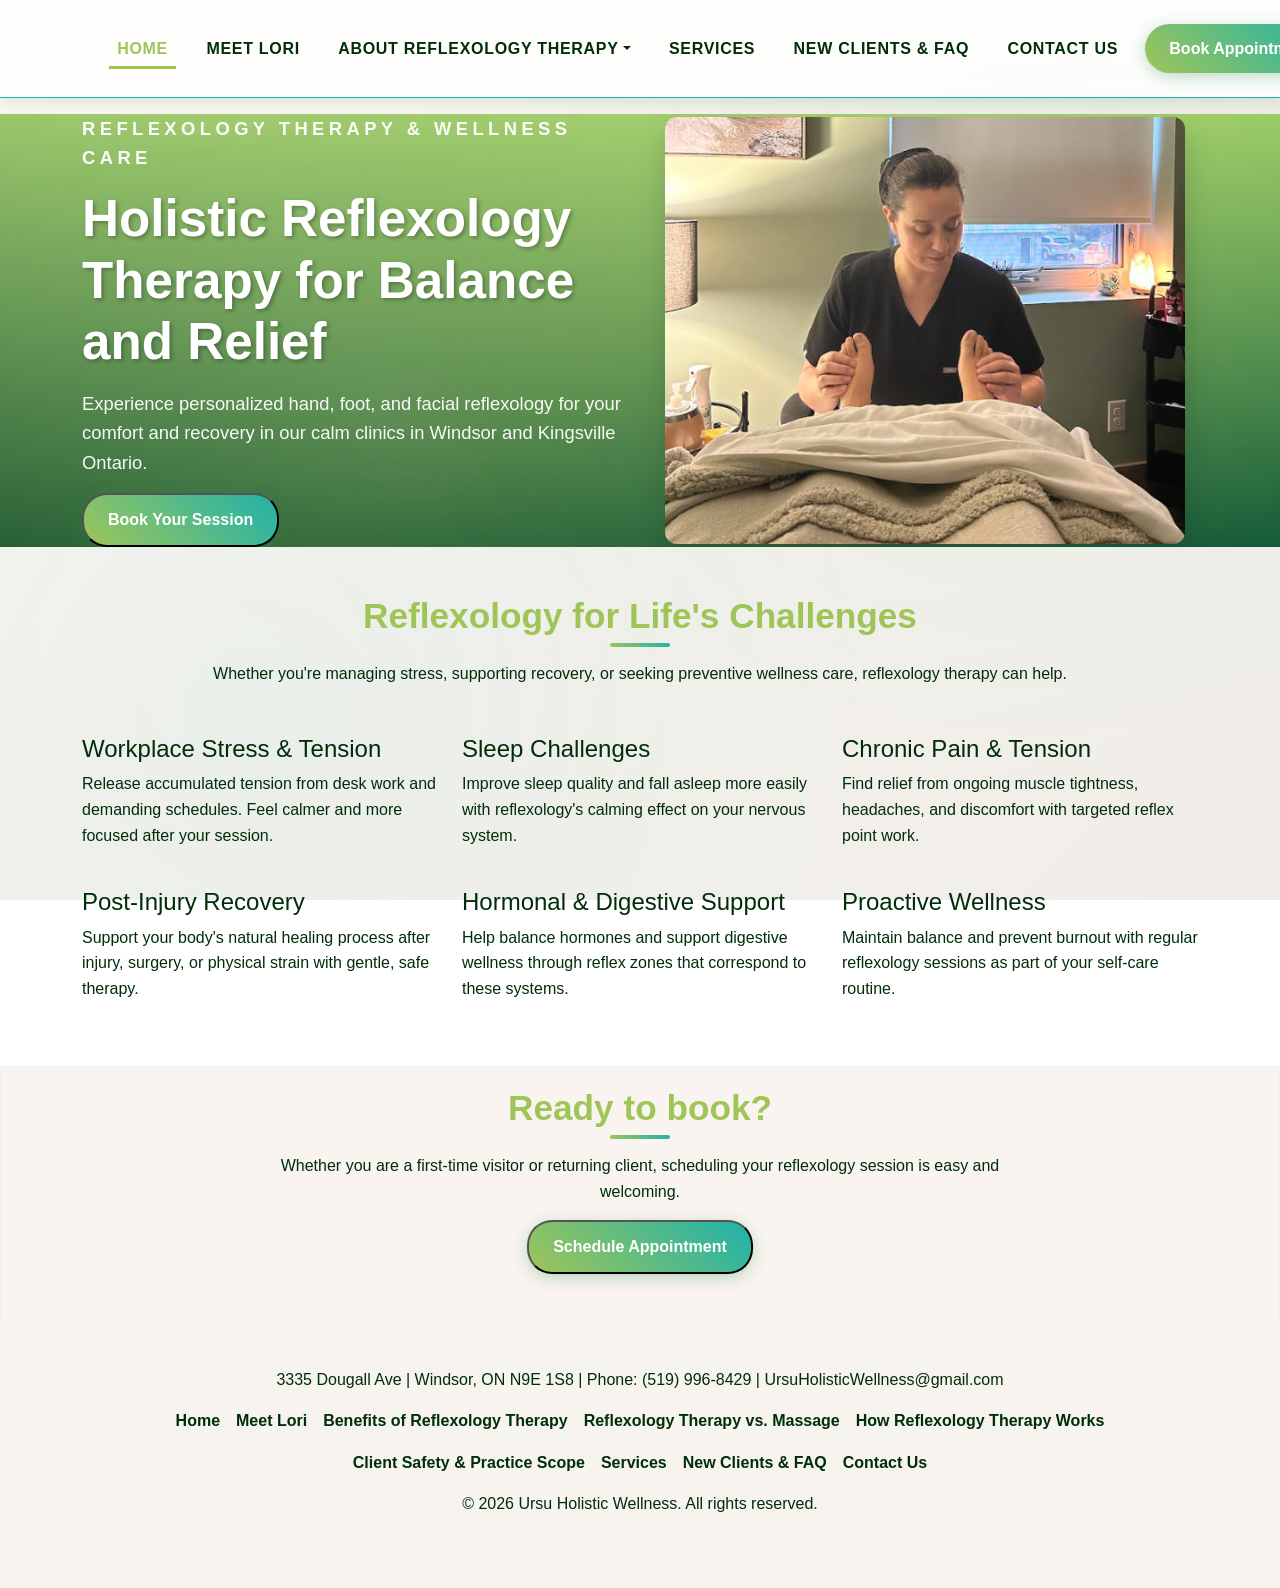
<file: index.html>
﻿﻿<!DOCTYPE html>
<html lang="en">
  <head>
    <meta charset="UTF-8" />
    <meta name="viewport" content="width=device-width, initial-scale=1.0" />
    <title>Ursu Holistic Wellness | Reflexology Therapy in Windsor, ON and Kingsville, ON</title>
    <meta
      name="description"
      content="Ursu Holistic Wellness offers professional reflexology therapy services in Windsor, Ontario. Discover holistic care for hand, foot, and facial reflexology."
    />
    <link href="https://cdnjs.cloudflare.com/ajax/libs/bootstrap/5.3.0/css/bootstrap.min.css" rel="stylesheet" />
    <link href="https://cdnjs.cloudflare.com/ajax/libs/font-awesome/6.4.0/css/all.min.css" rel="stylesheet" />
    <link rel="stylesheet" href="style.css?v=03182026" />
  </head>
  <body>
    <div id="site-header"></div>

    <main id="main-content">
      <section id="home" class="hero" tabindex="-1">
        <div class="container">
          <div class="row align-items-center">
            <div class="col-lg-6">
              <div class="hero-content fade-in">
                <p class="eyebrow">Reflexology Therapy & Wellness Care</p>
                <h1>Holistic Reflexology Therapy for Balance and Relief</h1>
                <p>Experience personalized hand, foot, and facial reflexology for your comfort and recovery in our calm clinics in Windsor and Kingsville Ontario. </p>
                <button type="button" class="btn-schedule me-3" onclick="openJaneApp()" aria-label="Book Your Session">Book Your Session</button>
              </div>
            </div>
            <div class="col-lg-6 d-none d-md-flex justify-content-center">
              <div class="hero-image-wrapper">
                <img src="images/LoriWorkingOnFeet.png" alt="Lori working on feet" class="hero-image" />
              </div>
            </div>
          </div>
        </div>
      </section>

      <section id="conditions-summary" class="section">
        <div class="container">
          <div class="text-center fade-in">
            <h2 class="section-title">Reflexology for Life's Challenges</h2>
            <p>Whether you're managing stress, supporting recovery, or seeking preventive wellness care, reflexology therapy can help.</p>
          </div>
          <div class="row mt-4 g-4">
            <div class="col-lg-4 col-md-6 fade-in">
              <div class="condition-card">
                <h4>Workplace Stress & Tension</h4>
                <p>Release accumulated tension from desk work and demanding schedules. Feel calmer and more focused after your session.</p>
              </div>
            </div>
            <div class="col-lg-4 col-md-6 fade-in">
              <div class="condition-card">
                <h4>Sleep Challenges</h4>
                <p>Improve sleep quality and fall asleep more easily with reflexology's calming effect on your nervous system.</p>
              </div>
            </div>
            <div class="col-lg-4 col-md-6 fade-in">
              <div class="condition-card">
                <h4>Chronic Pain & Tension</h4>
                <p>Find relief from ongoing muscle tightness, headaches, and discomfort with targeted reflex point work.</p>
              </div>
            </div>
            <div class="col-lg-4 col-md-6 fade-in">
              <div class="condition-card">
                <h4>Post-Injury Recovery</h4>
                <p>Support your body's natural healing process after injury, surgery, or physical strain with gentle, safe therapy.</p>
              </div>
            </div>
            <div class="col-lg-4 col-md-6 fade-in">
              <div class="condition-card">
                <h4>Hormonal & Digestive Support</h4>
                <p>Help balance hormones and support digestive wellness through reflex zones that correspond to these systems.</p>
              </div>
            </div>
            <div class="col-lg-4 col-md-6 fade-in">
              <div class="condition-card">
                <h4>Proactive Wellness</h4>
                <p>Maintain balance and prevent burnout with regular reflexology sessions as part of your self-care routine.</p>
              </div>
            </div>
          </div>
        </div>
      </section>

      <section class="section contact-section">
        <div class="container">
          <div class="row align-items-center">
            <div class="col-lg-8 mx-auto fade-in text-center">
              <h2 class="section-title">Ready to book?</h2>
              <p>Whether you are a first-time visitor or returning client, scheduling your reflexology session is easy and welcoming.</p>
              <div class="d-flex flex-column flex-sm-row justify-content-center gap-3 mt-3">
                <button type="button" class="btn-schedule" onclick="openJaneApp()" aria-label="Schedule Appointment">Schedule Appointment</button>
              </div>
            </div>
          </div>
        </div>
      </section>
    </main>

        <footer class="footer">
      <div class="container footer-top">
        <div id="site-footer"></div>
      </div>
    </footer>

    <script src="https://cdnjs.cloudflare.com/ajax/libs/bootstrap/5.3.0/js/bootstrap.bundle.min.js"></script>
    <script>
      function openJaneApp() {
  // Gracefully redirects to the central booking and locations page
  window.location.href = "contact-us.html#locations";
}

      function openMaps() {
        const street = '3335 Dougall Ave';
        const city = 'Windsor';
        const region = 'ON';
        const postal = 'N9E 1S8';
        const dest = encodeURIComponent(`${street}, ${city}, ${region} ${postal}`);
        const ua = navigator.userAgent || navigator.vendor || window.opera;
        let url = `https://www.google.com/maps/dir/?api=1&destination=${dest}`;
        if (/iPad|iPhone|iPod/.test(ua) && !window.MSStream) {
          url = `https://maps.apple.com/?daddr=${dest}`;
        }
        window.open(url, '_blank');
      }

      function openGoogleReview() {
        window.open('https://www.google.com/maps/place/Ursu+Holistic+Wellness', '_blank');
      }


      window.addEventListener('load', function () {
        document.querySelectorAll('.fade-in').forEach((el) => {
          el.classList.add('visible');
        });
      });
    </script>
    <script src="header-loader.js"></script>
    <script src="footer-loader.js"></script>
  </body>
</html>
</file>
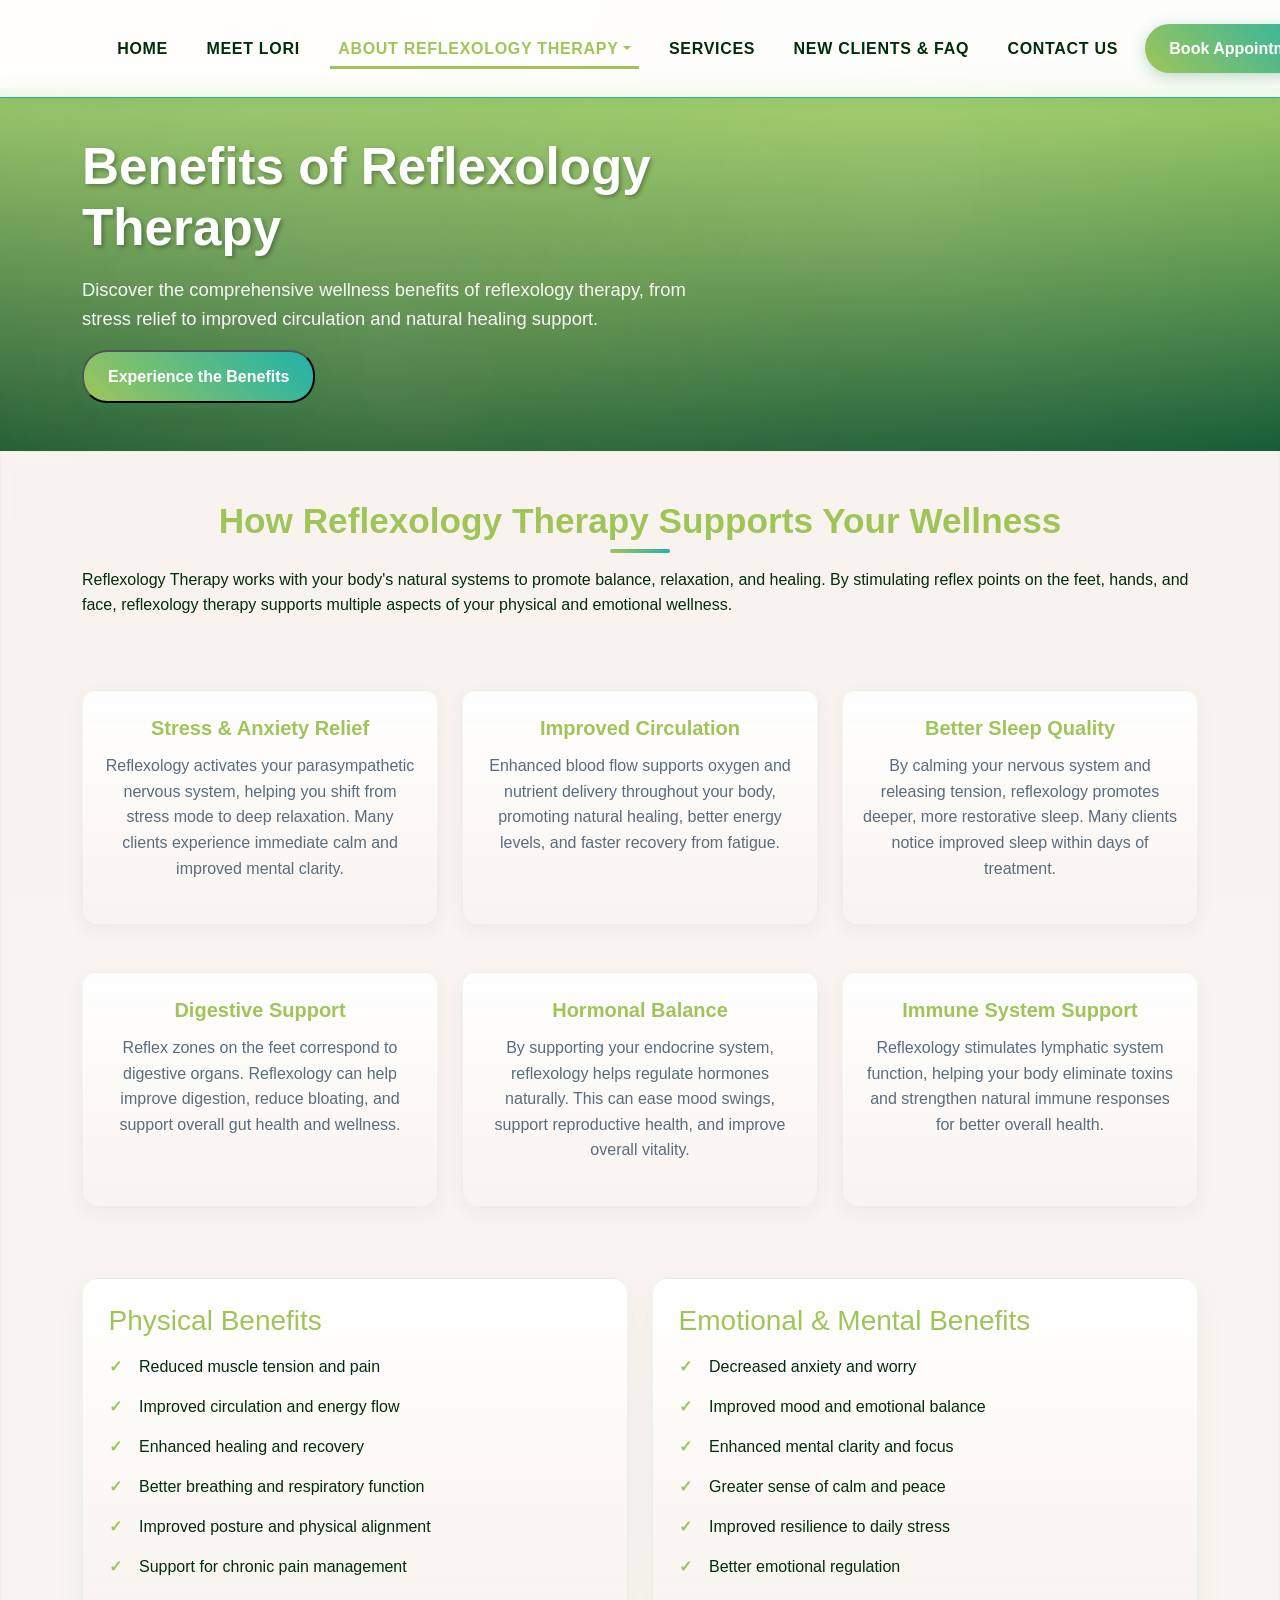
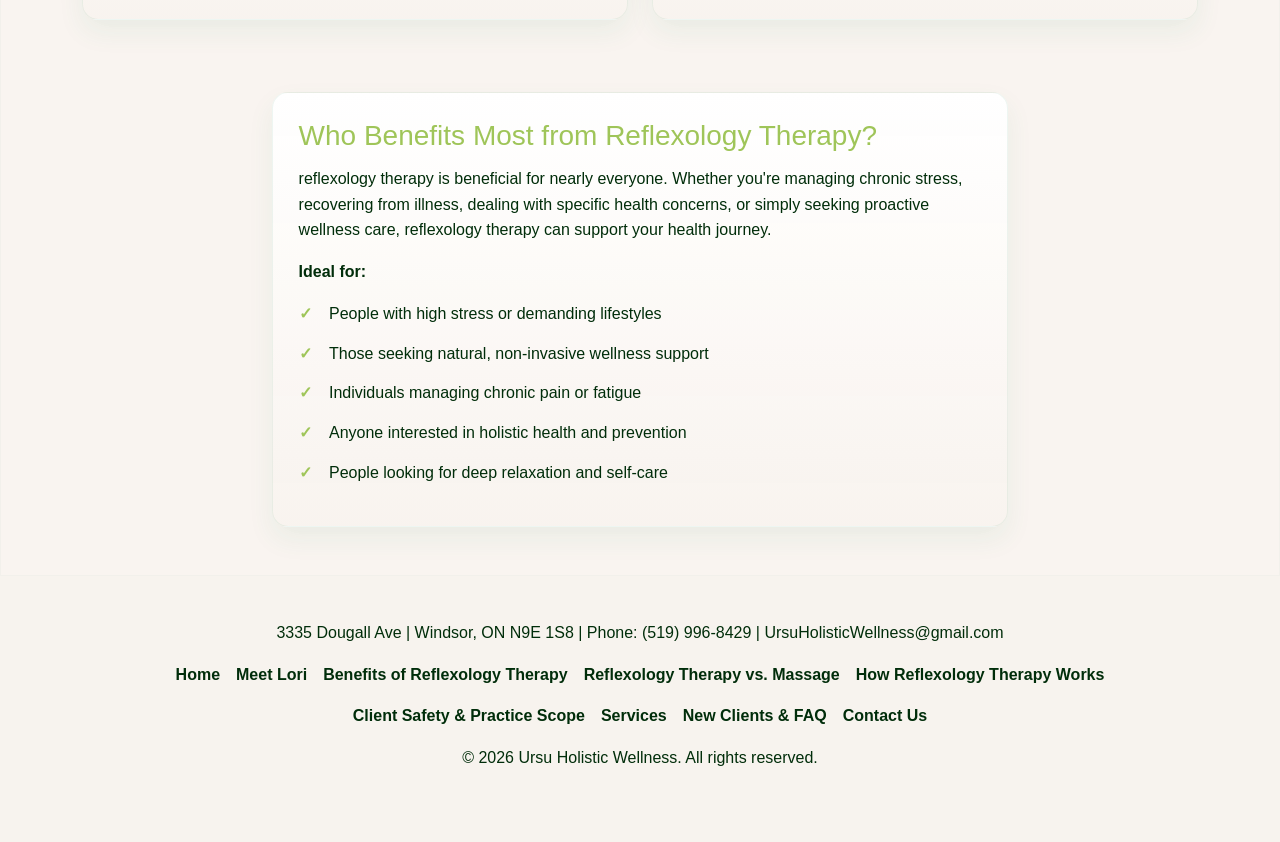
<file: benefits-of-reflexology.html>
<!DOCTYPE html>
<html lang="en">
  <head>
    <meta charset="UTF-8" />
    <meta name="viewport" content="width=device-width, initial-scale=1.0" />
    <title>Benefits of Reflexology Therapy | Ursu Holistic Wellness</title>
    <meta
      name="description"
      content="Explore the many benefits of reflexology therapy for stress relief, wellness, and natural healing. Learn how reflexology supports your overall health."
    />
    <link href="https://cdnjs.cloudflare.com/ajax/libs/bootstrap/5.3.0/css/bootstrap.min.css" rel="stylesheet" />
    <link href="https://cdnjs.cloudflare.com/ajax/libs/font-awesome/6.4.0/css/all.min.css" rel="stylesheet" />
    <link rel="stylesheet" href="style.css?v=03182026" />
  </head>
  <body>
    <div id="site-header"></div>

    <main id="main-content">
      <section class="section hero minimal-hero" tabindex="-1">
        <div class="container">
          <div class="row align-items-center">
            <div class="col-lg-7">
              <div class="hero-content fade-in">
                <h1>Benefits of Reflexology Therapy</h1>
                <p>Discover the comprehensive wellness benefits of reflexology therapy, from stress relief to improved circulation and natural healing support.</p>
                <button type="button" class="btn-schedule" onclick="openJaneApp()" aria-label="Book Reflexology Session">Experience the Benefits</button>
              </div>
            </div>
          </div>
        </div>
      </section>

      <section class="section about-section">
        <div class="container">
          <h2 class="section-title fade-in">How Reflexology Therapy Supports Your Wellness</h2>
          <p class="fade-in">Reflexology Therapy works with your body's natural systems to promote balance, relaxation, and healing. By stimulating reflex points on the feet, hands, and face, reflexology therapy supports multiple aspects of your physical and emotional wellness.</p>

          <div class="row g-4 mt-5">
            <div class="col-md-4 fade-in">
              <div class="service-card">
                <h4>Stress & Anxiety Relief</h4>
                <p>Reflexology activates your parasympathetic nervous system, helping you shift from stress mode to deep relaxation. Many clients experience immediate calm and improved mental clarity.</p>
              </div>
            </div>
            <div class="col-md-4 fade-in">
              <div class="service-card">
                <h4>Improved Circulation</h4>
                <p>Enhanced blood flow supports oxygen and nutrient delivery throughout your body, promoting natural healing, better energy levels, and faster recovery from fatigue.</p>
              </div>
            </div>
            <div class="col-md-4 fade-in">
              <div class="service-card">
                <h4>Better Sleep Quality</h4>
                <p>By calming your nervous system and releasing tension, reflexology promotes deeper, more restorative sleep. Many clients notice improved sleep within days of treatment.</p>
              </div>
            </div>
          </div>

          <div class="row g-4 mt-4">
            <div class="col-md-4 fade-in">
              <div class="service-card">
                <h4>Digestive Support</h4>
                <p>Reflex zones on the feet correspond to digestive organs. Reflexology can help improve digestion, reduce bloating, and support overall gut health and wellness.</p>
              </div>
            </div>
            <div class="col-md-4 fade-in">
              <div class="service-card">
                <h4>Hormonal Balance</h4>
                <p>By supporting your endocrine system, reflexology helps regulate hormones naturally. This can ease mood swings, support reproductive health, and improve overall vitality.</p>
              </div>
            </div>
            <div class="col-md-4 fade-in">
              <div class="service-card">
                <h4>Immune System Support</h4>
                <p>Reflexology stimulates lymphatic system function, helping your body eliminate toxins and strengthen natural immune responses for better overall health.</p>
              </div>
            </div>
          </div>

          <div class="row g-4 mt-5">
            <div class="col-lg-6 fade-in">
              <div class="info-card">
                <h3>Physical Benefits</h3>
                <ul class="feature-list">
                  <li>Reduced muscle tension and pain</li>
                  <li>Improved circulation and energy flow</li>
                  <li>Enhanced healing and recovery</li>
                  <li>Better breathing and respiratory function</li>
                  <li>Improved posture and physical alignment</li>
                  <li>Support for chronic pain management</li>
                </ul>
              </div>
            </div>
            <div class="col-lg-6 fade-in">
              <div class="info-card">
                <h3>Emotional & Mental Benefits</h3>
                <ul class="feature-list">
                  <li>Decreased anxiety and worry</li>
                  <li>Improved mood and emotional balance</li>
                  <li>Enhanced mental clarity and focus</li>
                  <li>Greater sense of calm and peace</li>
                  <li>Improved resilience to daily stress</li>
                  <li>Better emotional regulation</li>
                </ul>
              </div>
            </div>
          </div>

          <div class="row g-4 mt-5">
            <div class="col-lg-8 mx-auto fade-in">
              <div class="info-card">
                <h3>Who Benefits Most from Reflexology Therapy?</h3>
                <p>reflexology therapy is beneficial for nearly everyone. Whether you're managing chronic stress, recovering from illness, dealing with specific health concerns, or simply seeking proactive wellness care, reflexology therapy can support your health journey.</p>
                <p class="mt-3"><strong>Ideal for:</strong></p>
                <ul class="feature-list">
                  <li>People with high stress or demanding lifestyles</li>
                  <li>Those seeking natural, non-invasive wellness support</li>
                  <li>Individuals managing chronic pain or fatigue</li>
                  <li>Anyone interested in holistic health and prevention</li>
                  <li>People looking for deep relaxation and self-care</li>
                </ul>
              </div>
            </div>
          </div>
        </div>
      </section>
    </main>

    <footer class="footer">
      <div class="container footer-top">
        <div id="site-footer"></div>
      </div>
    </footer>

    <script src="https://cdnjs.cloudflare.com/ajax/libs/bootstrap/5.3.0/js/bootstrap.bundle.min.js"></script>
    <script>
      function openJaneApp() {
  // Gracefully redirects to the central booking and locations page
  window.location.href = "contact-us.html#locations";
}

      function openMaps() {
        const street = '3335 Dougall Ave';
        const city = 'Windsor';
        const region = 'ON';
        const postal = 'N9E 1S8';
        const dest = encodeURIComponent(`${street}, ${city}, ${region} ${postal}`);
        const ua = navigator.userAgent || navigator.vendor || window.opera;
        let url = `https://www.google.com/maps/dir/?api=1&destination=${dest}`;
        if (/iPad|iPhone|iPod/.test(ua) && !window.MSStream) {
          url = `https://maps.apple.com/?daddr=${dest}`;
        }
        window.open(url, '_blank');
      }

      function openGoogleReview() {
        window.open('https://www.google.com/maps/place/Ursu+Holistic+Wellness', '_blank');
      }


      window.addEventListener('load', function () {
        document.querySelectorAll('.fade-in').forEach((el) => {
          el.classList.add('visible');
        });
      });
    </script>
    <script src="header-loader.js"></script>
    <script src="footer-loader.js"></script>
  </body>
</html>
</file>
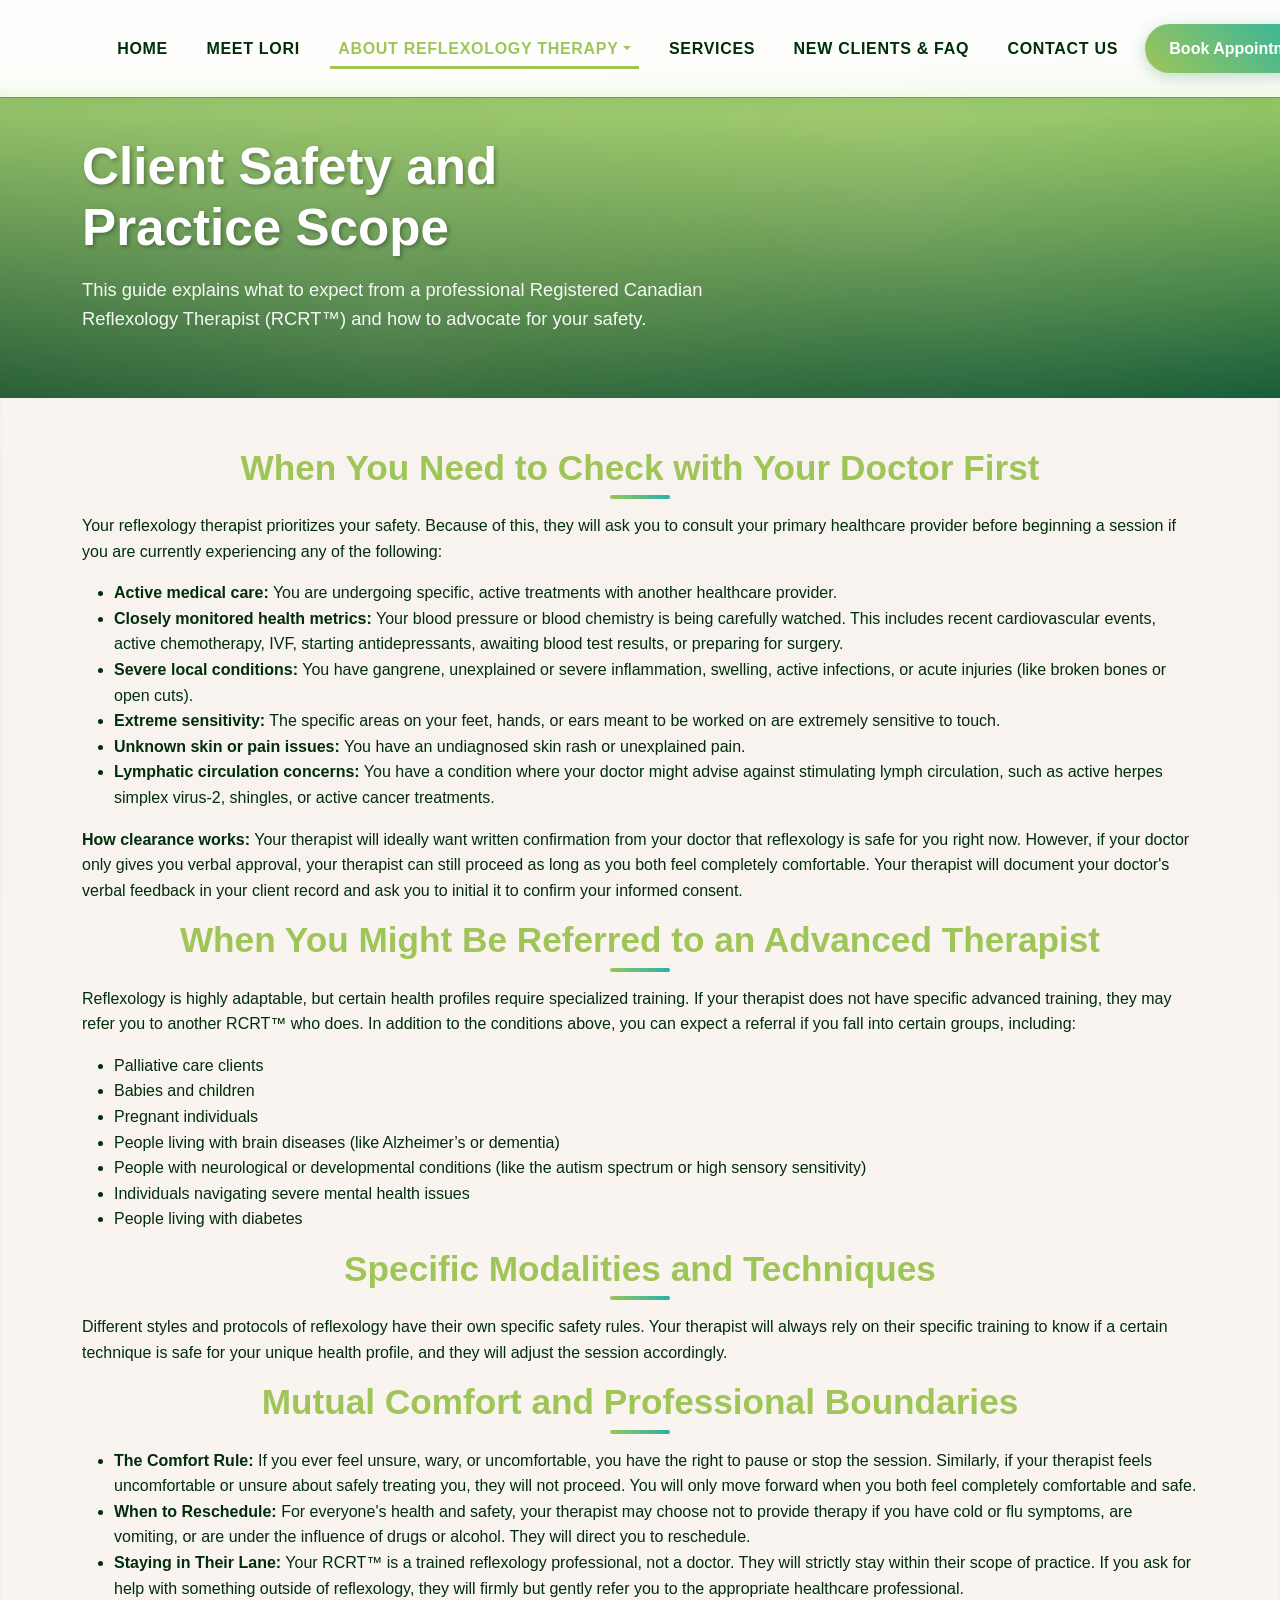
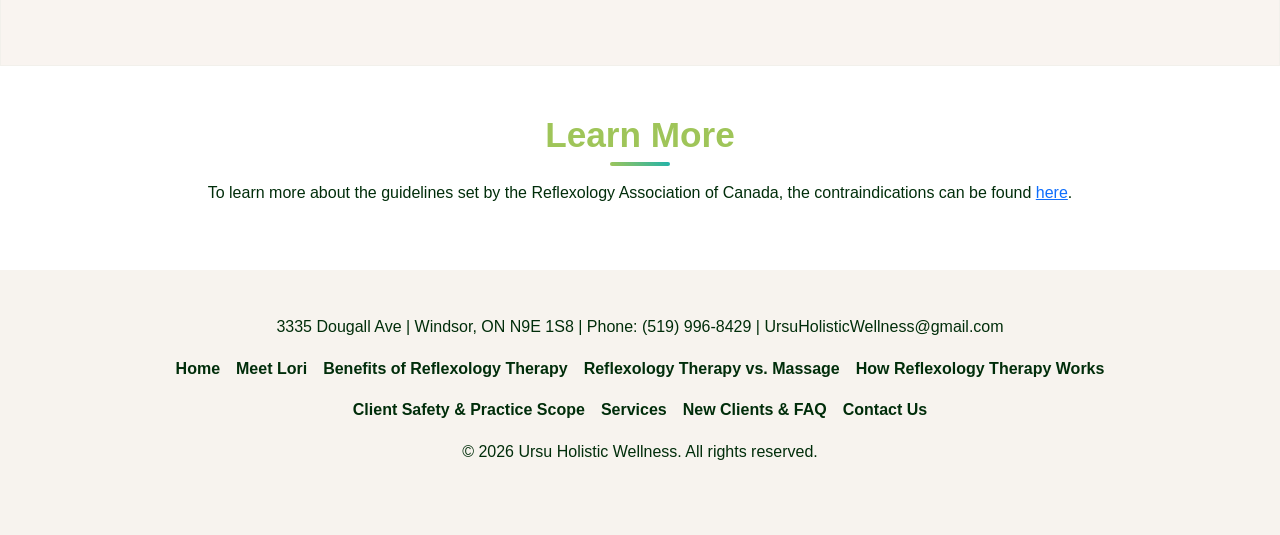
<file: client-safety-practice-scope.html>
<!DOCTYPE html>
<html lang="en">
  <head>
    <meta charset="UTF-8" />
    <meta name="viewport" content="width=device-width, initial-scale=1.0" />
    <title>Client Safety and Practice Scope | Ursu Holistic Wellness</title>
    <meta name="description" content="Client safety and practice scope information for reflexology sessions." />
    <link href="https://cdnjs.cloudflare.com/ajax/libs/bootstrap/5.3.0/css/bootstrap.min.css" rel="stylesheet" />
    <link href="https://cdnjs.cloudflare.com/ajax/libs/font-awesome/6.4.0/css/all.min.css" rel="stylesheet" />
    <link rel="stylesheet" href="style.css?v=03182026" />
  </head>
  <body>
    <div id="site-header"></div>

    <main id="main-content">
      <section class="section hero minimal-hero" tabindex="-1">
        <div class="container">
          <div class="row align-items-center">
            <div class="col-lg-7">
              <div class="hero-content fade-in">
                <h1>Client Safety and <br>Practice Scope</h1>
                <p>This guide explains what to expect from a professional Registered Canadian Reflexology Therapist (RCRT™) and how to advocate for your safety.</p>
              </div>
            </div>
          </div>
        </div>
      </section>

      <section class="section about-section">
        <div class="container">
            <h2 class="section-title fade-in">When You Need to Check with Your Doctor First</h2>

          <div class="row g-4">
            <div class="col-12 fade-in">
                <p>Your reflexology therapist prioritizes your safety. Because of this, they will ask you to consult your primary healthcare provider before beginning a session if you are currently experiencing any of the following:</p>
                <ul>
                  <li><strong>Active medical care:</strong> You are undergoing specific, active treatments with another healthcare provider.</li>
                  <li><strong>Closely monitored health metrics:</strong> Your blood pressure or blood chemistry is being carefully watched. This includes recent cardiovascular events, active chemotherapy, IVF, starting antidepressants, awaiting blood test results, or preparing for surgery.</li>
                  <li><strong>Severe local conditions:</strong> You have gangrene, unexplained or severe inflammation, swelling, active infections, or acute injuries (like broken bones or open cuts).</li>
                  <li><strong>Extreme sensitivity:</strong> The specific areas on your feet, hands, or ears meant to be worked on are extremely sensitive to touch.</li>
                  <li><strong>Unknown skin or pain issues:</strong> You have an undiagnosed skin rash or unexplained pain.</li>
                  <li><strong>Lymphatic circulation concerns:</strong> You have a condition where your doctor might advise against stimulating lymph circulation, such as active herpes simplex virus-2, shingles, or active cancer treatments.</li>
                </ul>
                <p><strong>How clearance works:</strong> Your therapist will ideally want written confirmation from your doctor that reflexology is safe for you right now. However, if your doctor only gives you verbal approval, your therapist can still proceed as long as you both feel completely comfortable. Your therapist will document your doctor's verbal feedback in your client record and ask you to initial it to confirm your informed consent.</p>

                <h2 class="section-title fade-in">When You Might Be Referred to an Advanced Therapist</h2>
                <p>Reflexology is highly adaptable, but certain health profiles require specialized training. If your therapist does not have specific advanced training, they may refer you to another RCRT™ who does. In addition to the conditions above, you can expect a referral if you fall into certain groups, including:</p>
                <ul>
                  <li>Palliative care clients</li>
                  <li>Babies and children</li>
                  <li>Pregnant individuals</li>
                  <li>People living with brain diseases (like Alzheimer’s or dementia)</li>
                  <li>People with neurological or developmental conditions (like the autism spectrum or high sensory sensitivity)</li>
                  <li>Individuals navigating severe mental health issues</li>
                  <li>People living with diabetes</li>
                </ul>

                <h2 class="section-title fade-in">Specific Modalities and Techniques</h2>
                <p>Different styles and protocols of reflexology have their own specific safety rules. Your therapist will always rely on their specific training to know if a certain technique is safe for your unique health profile, and they will adjust the session accordingly.</p>

                <h2 class="section-title fade-in">Mutual Comfort and Professional Boundaries</h2>
                <ul>
                  <li><strong>The Comfort Rule:</strong> If you ever feel unsure, wary, or uncomfortable, you have the right to pause or stop the session. Similarly, if your therapist feels uncomfortable or unsure about safely treating you, they will not proceed. You will only move forward when you both feel completely comfortable and safe.</li>
                  <li><strong>When to Reschedule:</strong> For everyone's health and safety, your therapist may choose not to provide therapy if you have cold or flu symptoms, are vomiting, or are under the influence of drugs or alcohol. They will direct you to reschedule.</li>
                  <li><strong>Staying in Their Lane:</strong> Your RCRT™ is a trained reflexology professional, not a doctor. They will strictly stay within their scope of practice. If you ask for help with something outside of reflexology, they will firmly but gently refer you to the appropriate healthcare professional.</li>
                </ul>

              </div>
            </div>
          </div>
        </div>
      </section>

      <section class="section" aria-labelledby="contraindications-title">
        <div class="container text-center">
          <h2 id="contraindications-title" class="section-title fade-in">Learn More</h2>
          <p class="fade-in">To learn more about the guidelines set by the Reflexology Association of Canada, the contraindications can be found <a href="https://www.reflexologycanada.org/en/what-is-a-contraindication/" target="_blank" rel="noopener noreferrer">here</a>.</p>
        </div>
      </section>
    </main>

    <footer class="footer">
      <div class="container footer-top">
        <div id="site-footer"></div>
      </div>
    </footer>

    <script src="https://cdnjs.cloudflare.com/ajax/libs/bootstrap/5.3.0/js/bootstrap.bundle.min.js"></script>
    <script>
      window.addEventListener('load', function () {
        document.querySelectorAll('.fade-in').forEach((el) => {
          el.classList.add('visible');
        });
      });
    </script>
    <script src="header-loader.js"></script>
    <script src="footer-loader.js"></script>
  </body>
</html>
</file>
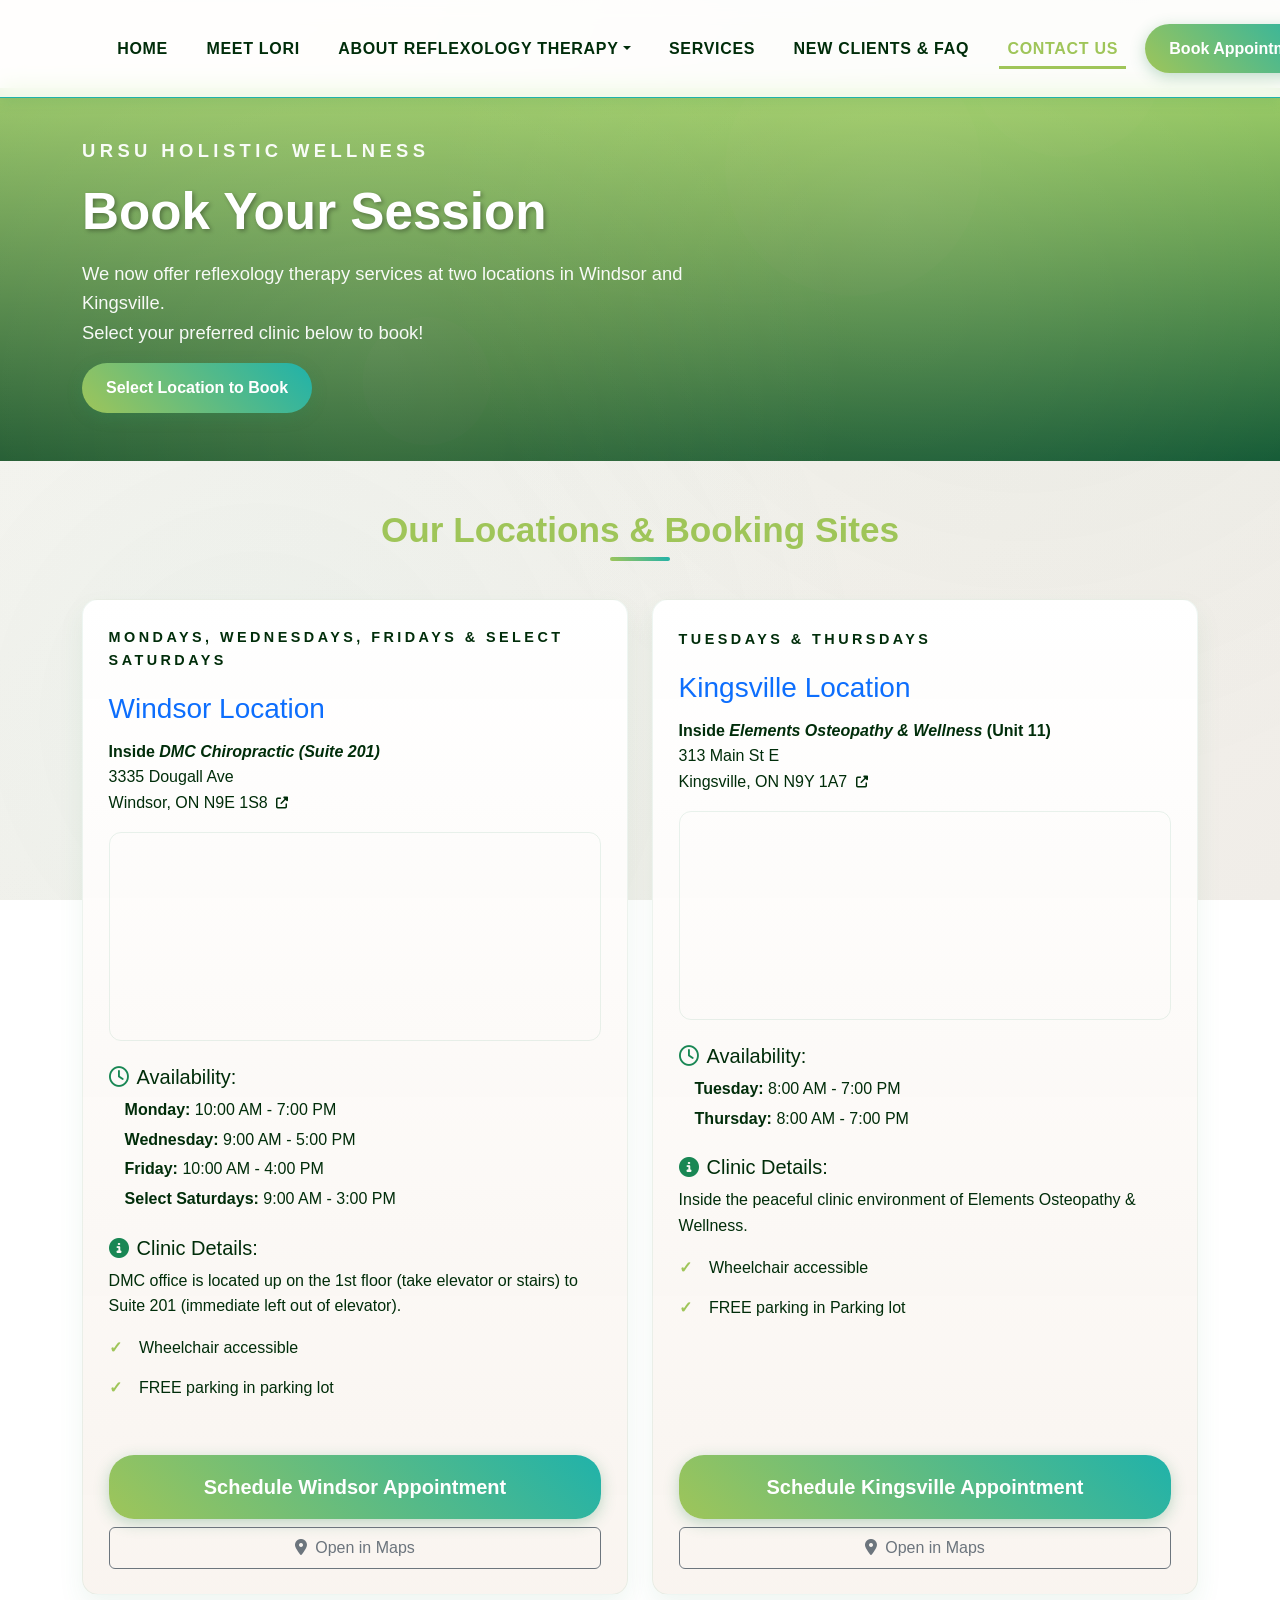
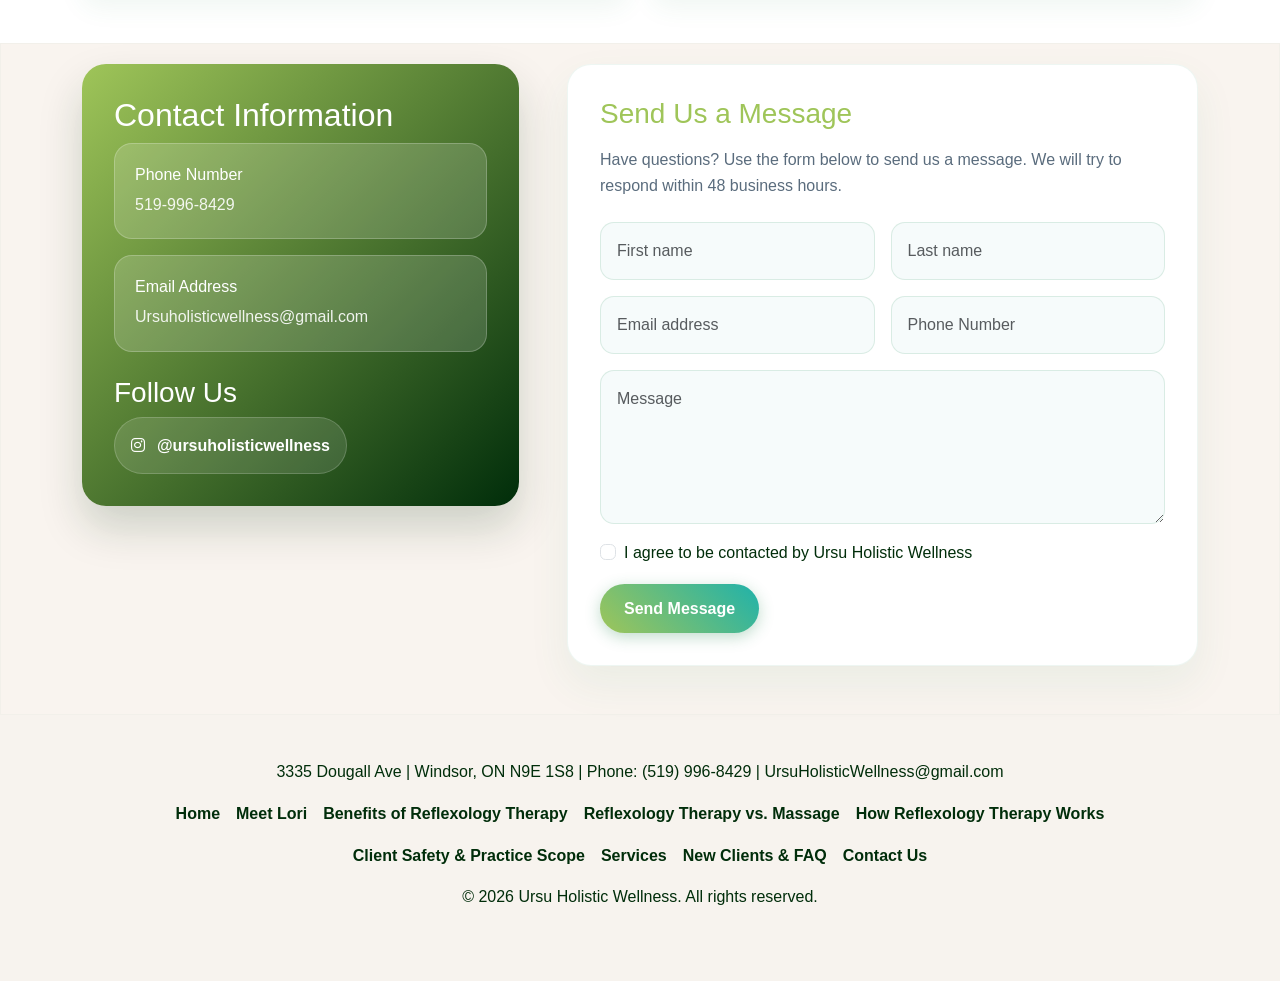
<file: contact-us.html>
﻿<!DOCTYPE html>
<html lang="en">
  <head>
    <meta charset="UTF-8" />
    <meta name="viewport" content="width=device-width, initial-scale=1.0" />
    <title>Contact Us & Book | Ursu Holistic Wellness</title>
    <meta
      name="description"
      content="Book your reflexology services at our Windsor or Kingsville clinic location, view interactive maps, and get in touch with Ursu Holistic Wellness."
    />
    <link href="https://cdnjs.cloudflare.com/ajax/libs/bootstrap/5.3.0/css/bootstrap.min.css" rel="stylesheet" />
    <link href="https://cdnjs.cloudflare.com/ajax/libs/font-awesome/6.4.0/css/all.min.css" rel="stylesheet" />
    <link rel="stylesheet" href="style.css?v=03182026" />
    <style>
      /* Hover style for clickable address blocks */
      .address-map-link {
        color: inherit;
        text-decoration: none;
        display: block;
        transition: color 0.25s ease;
      }
      .address-map-link:hover, .address-map-link:focus {
        color: var(--primary-color, #9FC559);
        text-decoration: underline;
      }
      .map-embed-wrapper {
        border: 1px solid rgba(46,139,87,0.1);
        border-radius: 12px;
        overflow: hidden;
      }
    </style>
  </head>
  <body>
    <div id="site-header"></div>

    <main id="main-content">
      <!-- Hero Section -->
      <section class="section hero minimal-hero" tabindex="-1">
        <div class="container">
          <div class="row align-items-center">
            <div class="col-lg-7">
              <div class="hero-content fade-in">
                <p class="eyebrow">Ursu Holistic Wellness</p>
                <h1>Book Your Session</h1>
                <p>We now offer reflexology therapy services at two locations in Windsor and Kingsville. <br />Select your preferred clinic below to book!</p>
                <a href="#locations" class="btn-schedule d-inline-block text-decoration-none" aria-label="Select clinic location to book">Select Location to Book</a>
              </div>
            </div>
          </div>
        </div>
      </section>

      <!-- Locations & Booking Section -->
      <section id="locations" class="section locations-section">
        <div class="container">
          <div class="text-center fade-in mb-5">
            <h2 class="section-title">Our Locations & Booking Sites</h2>
  
          </div>
          
          <div class="row g-4">
            <!-- Location 1: Windsor -->
            <div class="col-md-6 fade-in">
              <div class="info-card h-100 d-flex flex-column justify-content-between">
                <div>
                  <span class="eyebrow">Mondays, Wednesdays, Fridays & Select Saturdays</span>
                  <h3 class="mt-2 text-primary">Windsor Location</h3>
                  
                  <!-- Clickable Address -->
                  <a href="#" onclick="openWindsorMaps(); return false;" class="address-map-link mb-3" title="Click to open directions in maps">
                    <strong>Inside <i>DMC Chiropractic (Suite 201)</i> </strong><br />
                    3335 Dougall Ave<br />
                    Windsor, ON N9E 1S8 <i class="fas fa-external-link-alt fa-xs ms-1"></i>
                  </a>

                  <!-- Embedded Interactive Map -->
                  <div class="map-embed-wrapper mt-3 mb-3">
                    <iframe title="Windsor clinic location map" src="https://www.google.com/maps?q=DMC+Chiropractic,+3335+Dougall+Ave,+Windsor,+ON+N9E+1S8&output=embed" width="100%" height="200" style="border:0;" loading="lazy"></iframe>
                  </div>
                  
                  <h5 class="mt-4 mb-2"><i class="far fa-clock me-2 text-success"></i>Availability:</h5>
                  <ul class="list-unstyled ps-3 mb-4">
                    <li class="mb-1"><strong>Monday:</strong> 10:00 AM - 7:00 PM</li>
                    <li class="mb-1"><strong>Wednesday:</strong> 9:00 AM - 5:00 PM</li>
                    <li class="mb-1"><strong>Friday:</strong> 10:00 AM - 4:00 PM</li>
                    <li class="mb-1"><strong>Select Saturdays:</strong> 9:00 AM - 3:00 PM</li>
                  </ul>

                  <h5 class="mt-4 mb-2"><i class="fas fa-info-circle me-2 text-success"></i>Clinic Details:</h5>
                  <p class="mb-3">
                    DMC office is located up on the 1st floor (take elevator or stairs) to Suite 201 (immediate left out of elevator).
                  </p>
                  <ul class="feature-list mt-2">
                    <li>Wheelchair accessible</li>
                    <li>FREE parking in parking lot</li>
                  </ul>
                </div>
                
                <div class="mt-4 pt-3">
                  <button type="button" class="btn-schedule w-100 py-3 fs-5 border-0 text-center d-block" onclick="openWindsorJaneApp()" aria-label="Book Windsor Session on Jane App">Schedule Windsor Appointment</button>
                  <button type="button" class="btn btn-outline-secondary w-100 mt-2 py-2" onclick="openWindsorMaps()" aria-label="Open Windsor clinic location in Google Maps"><i class="fas fa-map-marker-alt me-2"></i>Open in Maps</button>
                </div>
              </div>
            </div>

            <!-- Location 2: Kingsville -->
            <div class="col-md-6 fade-in">
              <div class="info-card h-100 d-flex flex-column justify-content-between">
                <div>
                  <span class="eyebrow">Tuesdays & Thursdays</span>
                  <h3 class="mt-2 text-primary">Kingsville Location</h3>
                  
                  <!-- Clickable Address -->
                  <a href="#" onclick="openKingsvilleMaps(); return false;" class="address-map-link mb-3" title="Click to open directions in maps">
                    <strong>Inside <i>Elements Osteopathy & Wellness</i> (Unit 11)</strong><br />
                    313 Main St E<br />
                    Kingsville, ON N9Y 1A7 <i class="fas fa-external-link-alt fa-xs ms-1"></i>
                  </a>

                  <!-- Embedded Interactive Map -->
                  <div class="map-embed-wrapper mt-3 mb-3">
                    <iframe title="Kingsville clinic location map" src="https://www.google.com/maps?q=Elements+Osteopathy+%26+Wellness,+313+Main+St+E+Unit+11,+Kingsville,+ON+N9Y+1A7&output=embed" width="100%" height="200" style="border:0;" loading="lazy"></iframe>
                  </div>
                  
                  <h5 class="mt-4 mb-2"><i class="far fa-clock me-2 text-success"></i>Availability:</h5>
                  <ul class="list-unstyled ps-3 mb-4">
                    <li class="mb-1"><strong>Tuesday:</strong> 8:00 AM - 7:00 PM</li>
                    <li class="mb-1"><strong>Thursday:</strong> 8:00 AM - 7:00 PM</li>
                  </ul>

                  <h5 class="mt-4 mb-2"><i class="fas fa-info-circle me-2 text-success"></i>Clinic Details:</h5>
                  <p class="mb-3">
                    Inside the peaceful clinic environment of Elements Osteopathy & Wellness.
                  </p>
                  <ul class="feature-list mt-2">
                    <li>Wheelchair accessible</li>
                    <li>FREE parking in Parking lot</li>
                  </ul>
                </div>
                
                <div class="mt-4 pt-3">
                  <button type="button" class="btn-schedule w-100 py-3 fs-5 border-0 text-center d-block" onclick="openKingsvilleBookingApp()" aria-label="Book Kingsville Session on Vagaro">Schedule Kingsville Appointment</button>
                  <button type="button" class="btn btn-outline-secondary w-100 mt-2 py-2" onclick="openKingsvilleMaps()" aria-label="Open Kingsville clinic location in Google Maps"><i class="fas fa-map-marker-alt me-2"></i>Open in Maps</button>
                </div>
              </div>
            </div>
          </div>
        </div>
      </section>

      <!-- Contact Info & Send Message Form Section (Bottom) -->
      <section class="section contact-section">
        <div class="container">
          <div class="row gx-5 gy-4">
            <!-- Sidebar (No Our Location Entry) -->
            <div class="col-xl-5 fade-in">
              <div class="contact-sidebar">
                <h2>Contact Information</h2>
         <div class="contact-card">
    <h3>Phone Number</h3>
    <p>519-996-8429</p>
  </div>
              
  <div class="contact-card">
    <h3>Email Address</h3>
    <p>Ursuholisticwellness@gmail.com</p>
  </div>
                
                <div class="follow-us">
                  <h3>Follow Us</h3>
                  <a class="social-link" href="https://www.instagram.com/ursuholisticwellness/" target="_blank" rel="noopener noreferrer">
                    <i class="fab fa-instagram"></i> @ursuholisticwellness
                  </a>
                </div>
              </div>
            </div>
            
            <!-- Message Form -->
            <div class="col-xl-7">
              <div class="contact-form-card fade-in">
                <h3>Send Us a Message</h3>
                <p>Have questions? Use the form below to send us a message. We will try to respond within 48 business hours.</p>
                <form id="contactForm" onsubmit="return handleContactSubmit(event)">
                  <div class="row g-3">
                    <div class="col-sm-6">
                      <input id="contactFirstName" type="text" class="form-control" placeholder="First name" aria-label="First name" required />
                    </div>
                    <div class="col-sm-6">
                      <input id="contactLastName" type="text" class="form-control" placeholder="Last name" aria-label="Last name" required />
                    </div>
                    <div class="col-sm-6">
                      <input id="contactEmail" type="email" class="form-control" placeholder="Email address" aria-label="Email address" required />
                    </div>
                    <div class="col-sm-6">
                      <input id="contactPhone" type="tel" class="form-control" placeholder="Phone Number" aria-label="Phone Number" />
                    </div>
                    <div class="col-12">
                      <textarea id="contactMessage" class="form-control" rows="5" placeholder="Message" aria-label="Message" required></textarea>
                    </div>
                  </div>
                  <div class="form-check mt-3">
                    <input class="form-check-input" type="checkbox" id="contactConsentCheck" required />
                    <label class="form-check-label" for="contactConsentCheck">I agree to be contacted by Ursu Holistic Wellness</label>
                  </div>
                  <button type="submit" class="btn-schedule border-0 mt-3">Send Message</button>
                </form>
              </div>
            </div>
          </div>
        </div>
      </section>
    </main>

    <footer class="footer">
      <div class="container footer-top">
        <div id="site-footer"></div>
      </div>
    </footer>

    <script src="https://cdnjs.cloudflare.com/ajax/libs/bootstrap/5.3.0/js/bootstrap.bundle.min.js"></script>
    <script>
      function openWindsorJaneApp() {
        window.open("https://loriursuholisticwellness.janeapp.com/", "_blank");
      }

      function openKingsvilleBookingApp() {
        window.open("https://www.vagaro.com/elementsosteopathyandwellness", "_blank");
      }

      function openWindsorMaps() {
        const street = '3335 Dougall Ave';
        const city = 'Windsor';
        const region = 'ON';
        const postal = 'N9E 1S8';
        const dest = encodeURIComponent(`${street}, ${city}, ${region} ${postal}`);
        const ua = navigator.userAgent || navigator.vendor || window.opera;
        let url = `https://www.google.com/maps/dir/?api=1&destination=${dest}`;
        if (/iPad|iPhone|iPod/.test(ua) && !window.MSStream) {
          url = `https://maps.apple.com/?daddr=${dest}`;
        }
        window.open(url, '_blank');
      }

      function openKingsvilleMaps() {
        const street = '313 Main St E Unit 11';
        const city = 'Kingsville';
        const region = 'ON';
        const postal = 'N9Y 1A7';
        const dest = encodeURIComponent(`${street}, ${city}, ${region} ${postal}`);
        const ua = navigator.userAgent || navigator.vendor || window.opera;
        let url = `https://www.google.com/maps/dir/?api=1&destination=${dest}`;
        if (/iPad|iPhone|iPod/.test(ua) && !window.MSStream) {
          url = `https://maps.apple.com/?daddr=${dest}`;
        }
        window.open(url, '_blank');
      }

      function handleContactSubmit(event) {
        event.preventDefault();
        const firstName = document.getElementById('contactFirstName').value.trim();
        const lastName = document.getElementById('contactLastName').value.trim();
        const email = document.getElementById('contactEmail').value.trim();
        const phone = document.getElementById('contactPhone').value.trim();
        const message = document.getElementById('contactMessage').value.trim();
        const contactConsentCheck = document.getElementById('contactConsentCheck');

        if (!contactConsentCheck.checked) {
          alert('Please agree to be contacted by Ursu Holistic Wellness before sending.');
          return false;
        }

        const subject = encodeURIComponent(`Ursu Holistic Wellness contact form from ${firstName} ${lastName}`);
        const body = encodeURIComponent(
          `Name: ${firstName} ${lastName}\nEmail: ${email}\nPhone: ${phone}\n\nMessage:\n${message}`
        );

        window.location.href = `mailto:UrsuHolisticWellness@gmail.com?subject=${subject}&body=${body}`;
        return false;
      }

      window.addEventListener('load', function () {
        document.querySelectorAll('.fade-in').forEach((el) => {
          el.classList.add('visible');
        });
      });
    </script>
    <script src="header-loader.js"></script>
    <script src="footer-loader.js"></script>
  </body>
</html>
</file>
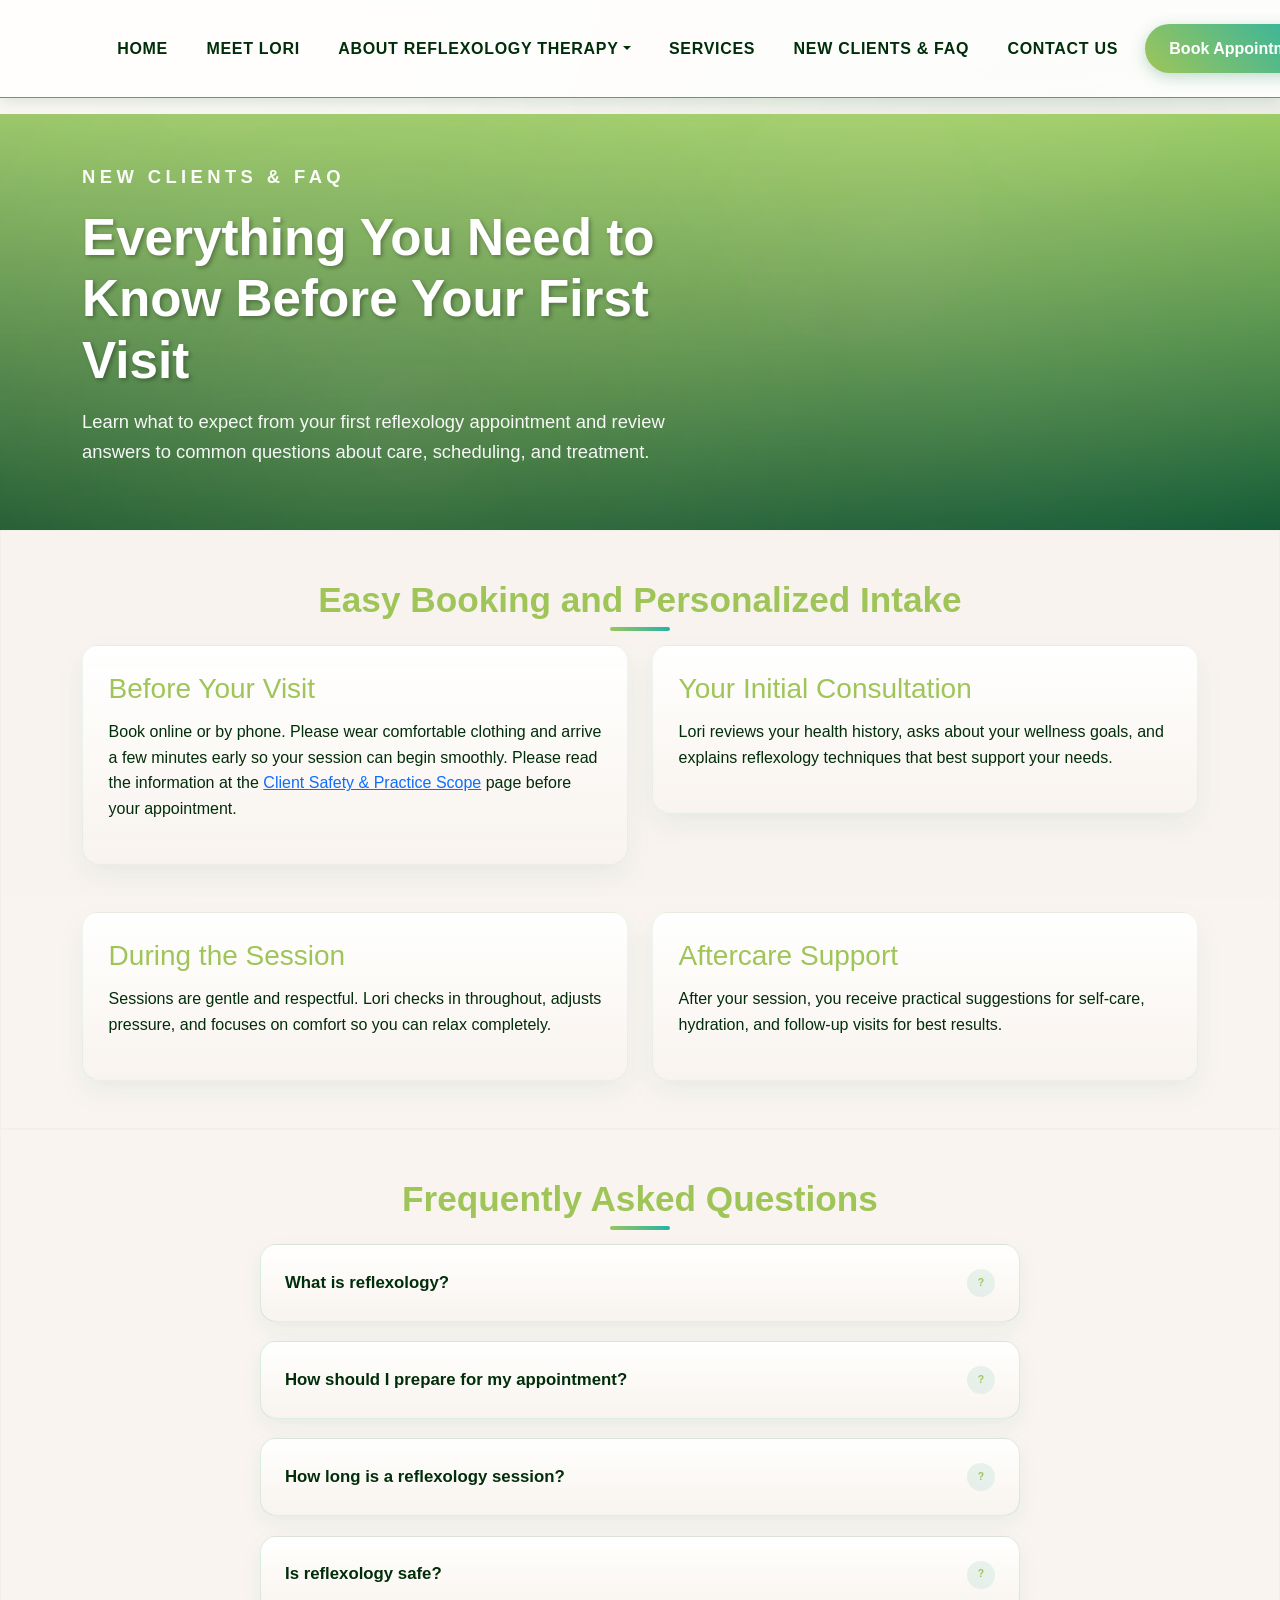
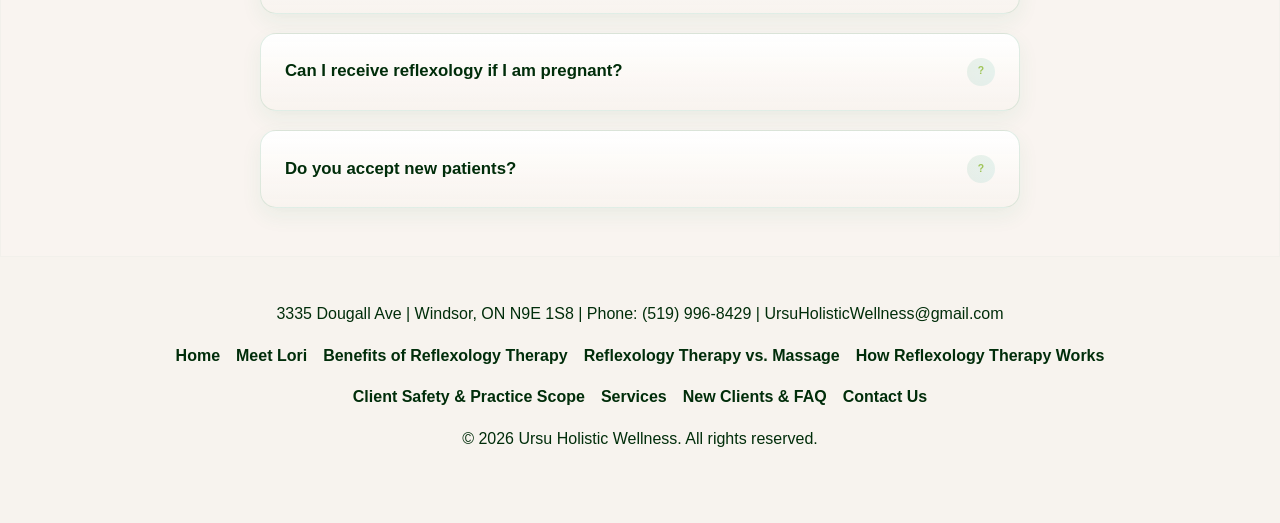
<file: faq.html>
﻿﻿<!DOCTYPE html>
<html lang="en">
  <head>
    <meta charset="UTF-8" />
    <meta name="viewport" content="width=device-width, initial-scale=1.0" />
    <title>New Clients & FAQ | Ursu Holistic Wellness</title>
    <meta
      name="description"
      content="Learn what to expect as a new client and explore frequently asked questions about reflexology sessions, booking, and treatment at Ursu Holistic Wellness in Windsor, Ontario."
    />
    <link href="https://cdnjs.cloudflare.com/ajax/libs/bootstrap/5.3.0/css/bootstrap.min.css" rel="stylesheet" />
    <link href="https://cdnjs.cloudflare.com/ajax/libs/font-awesome/6.4.0/css/all.min.css" rel="stylesheet" />
    <link rel="stylesheet" href="style.css?v=03182026" />
  </head>
  <body>
    <div id="site-header"></div>

    <main id="main-content">
      <section class="section hero minimal-hero" tabindex="-1">
        <div class="container">
          <div class="row align-items-center">
            <div class="col-lg-7">
              <div class="hero-content fade-in">
                <p class="eyebrow">New Clients & FAQ</p>
                <h1>Everything You Need to Know Before Your First Visit</h1>
                <p>Learn what to expect from your first reflexology appointment and review answers to common questions about care, scheduling, and treatment.</p>
              </div>
            </div>
          </div>
        </div>
      </section>

      <section class="section about-section">
        <div class="container">
          <h2 class="section-title fade-in">Easy Booking and Personalized Intake</h2>
          <div class="row g-4">
            <div class="col-md-6 fade-in">
              <div class="info-card">
                <h3>Before Your Visit</h3>
                <p>Book online or by phone. Please wear comfortable clothing and arrive a few minutes early so your session can begin smoothly. Please read the information at the <a href="client-safety-practice-scope.html">Client Safety &amp; Practice Scope</a> page before your appointment.</p>
              </div>
            </div>
            <div class="col-md-6 fade-in">
              <div class="info-card">
                <h3>Your Initial Consultation</h3>
                <p>Lori reviews your health history, asks about your wellness goals, and explains reflexology techniques that best support your needs.</p>
              </div>
            </div>
          </div>

          <div class="row g-4 mt-4">
            <div class="col-md-6 fade-in">
              <div class="info-card">
                <h3>During the Session</h3>
                <p>Sessions are gentle and respectful. Lori checks in throughout, adjusts pressure, and focuses on comfort so you can relax completely.</p>
              </div>
            </div>
            <div class="col-md-6 fade-in">
              <div class="info-card">
                <h3>Aftercare Support</h3>
                <p>After your session, you receive practical suggestions for self-care, hydration, and follow-up visits for best results.</p>
              </div>
            </div>
          </div>
        </div>
      </section>

      <section class="section about-section">
        <div class="container">
          <h2 class="section-title fade-in">Frequently Asked Questions</h2>
          <div class="faq-accordion fade-in" id="faqAccordion">
            <div class="faq-item">
              <button class="faq-question" aria-expanded="false" aria-controls="faq-1">
                <span class="question-text">What is reflexology?</span>
                <span class="faq-icon"></span>
              </button>
              <div class="faq-answer" id="faq-1" hidden>
                <p>Reflexology therapy is a gentle therapy that applies pressure to reflex points on the feet, hands, and face. These points correspond to organs and systems throughout the body, helping to support relaxation and natural balance.</p>
              </div>
            </div>

            <div class="faq-item">
              <button class="faq-question" aria-expanded="false" aria-controls="faq-2">
                <span class="question-text">How should I prepare for my appointment?</span>
                <span class="faq-icon"></span>
              </button>
              <div class="faq-answer" id="faq-2" hidden>
                <p>Wear comfortable clothing and bring any helpful health information. Drink water before and after your session, and arrive a few minutes early.</p>
              </div>
            </div>

            <div class="faq-item">
              <button class="faq-question" aria-expanded="false" aria-controls="faq-3">
                <span class="question-text">How long is a reflexology session?</span>
                <span class="faq-icon"></span>
              </button>
              <div class="faq-answer" id="faq-3" hidden>
                <p>Most visits are 60 to 75 minutes, including intake and discussion. The treatment itself typically lasts about 45 to 55 minutes.</p>
              </div>
            </div>

            <div class="faq-item">
              <button class="faq-question" aria-expanded="false" aria-controls="faq-4">
                <span class="question-text">Is reflexology safe?</span>
                <span class="faq-icon"></span>
              </button>
              <div class="faq-answer" id="faq-4" hidden>
                <p>Yes, reflexology is generally safe when performed by a trained therapist. Lori discusses your health history and adapts pressure for comfort and safety. Please read the information at the <a href="client-safety-practice-scope.html">Client Safety &amp; Practice Scope</a> page before your appointment.</p></p>
              </div>
            </div>

            <div class="faq-item">
              <button class="faq-question" aria-expanded="false" aria-controls="faq-5">
                <span class="question-text">Can I receive reflexology if I am pregnant?</span>
                <span class="faq-icon"></span>
              </button>
              <div class="faq-answer" id="faq-5" hidden>
                <p>Lori offers pregnancy-safe reflexology therapy. She evaluates each client individually and follows best-practice guidelines for prenatal care.</p>
              </div>
            </div>

            <div class="faq-item">
              <button class="faq-question" aria-expanded="false" aria-controls="faq-6">
                <span class="question-text">Do you accept new patients?</span>
                <span class="faq-icon"></span>
              </button>
              <div class="faq-answer" id="faq-6" hidden>
                <p>Yes. New patients are welcome at Ursu Holistic Wellness. Book online or contact the clinic to schedule your first visit.</p>
              </div>
            </div>
          </div>
        </div>
      </section>
    </main>

        <footer class="footer">
      <div class="container footer-top">
        <div id="site-footer"></div>
      </div>
    </footer>

    <script src="https://cdnjs.cloudflare.com/ajax/libs/bootstrap/5.3.0/js/bootstrap.bundle.min.js"></script>
    <script>
      function openJaneApp() {
  // Gracefully redirects to the central booking and locations page
  window.location.href = "contact-us.html#locations";
}

      function openMaps() {
        const street = '3335 Dougall Ave';
        const city = 'Windsor';
        const region = 'ON';
        const postal = 'N9E 1S8';
        const dest = encodeURIComponent(`${street}, ${city}, ${region} ${postal}`);
        const ua = navigator.userAgent || navigator.vendor || window.opera;
        let url = `https://www.google.com/maps/dir/?api=1&destination=${dest}`;
        if (/iPad|iPhone|iPod/.test(ua) && !window.MSStream) {
          url = `https://maps.apple.com/?daddr=${dest}`;
        }
        window.open(url, '_blank');
      }

      function openGoogleReview() {
        window.open('https://www.google.com/maps/place/Ursu+Holistic+Wellness', '_blank');
      }


      // FAQ Accordion functionality
      document.querySelectorAll('.faq-question').forEach((button) => {
        button.addEventListener('click', () => {
          const isExpanded = button.getAttribute('aria-expanded') === 'true';
          const answerId = button.getAttribute('aria-controls');
          const answer = document.getElementById(answerId);

          if (isExpanded) {
            button.setAttribute('aria-expanded', 'false');
            answer.setAttribute('hidden', '');
            answer.classList.remove('show');
          } else {
            button.setAttribute('aria-expanded', 'true');
            answer.removeAttribute('hidden');
            answer.classList.add('show');
          }
        });
      });

      window.addEventListener('load', function () {
        document.querySelectorAll('.fade-in').forEach((el) => {
          el.classList.add('visible');
        });
      });
    </script>
    <script src="header-loader.js"></script>
    <script src="footer-loader.js"></script>
  </body>
</html>
</file>
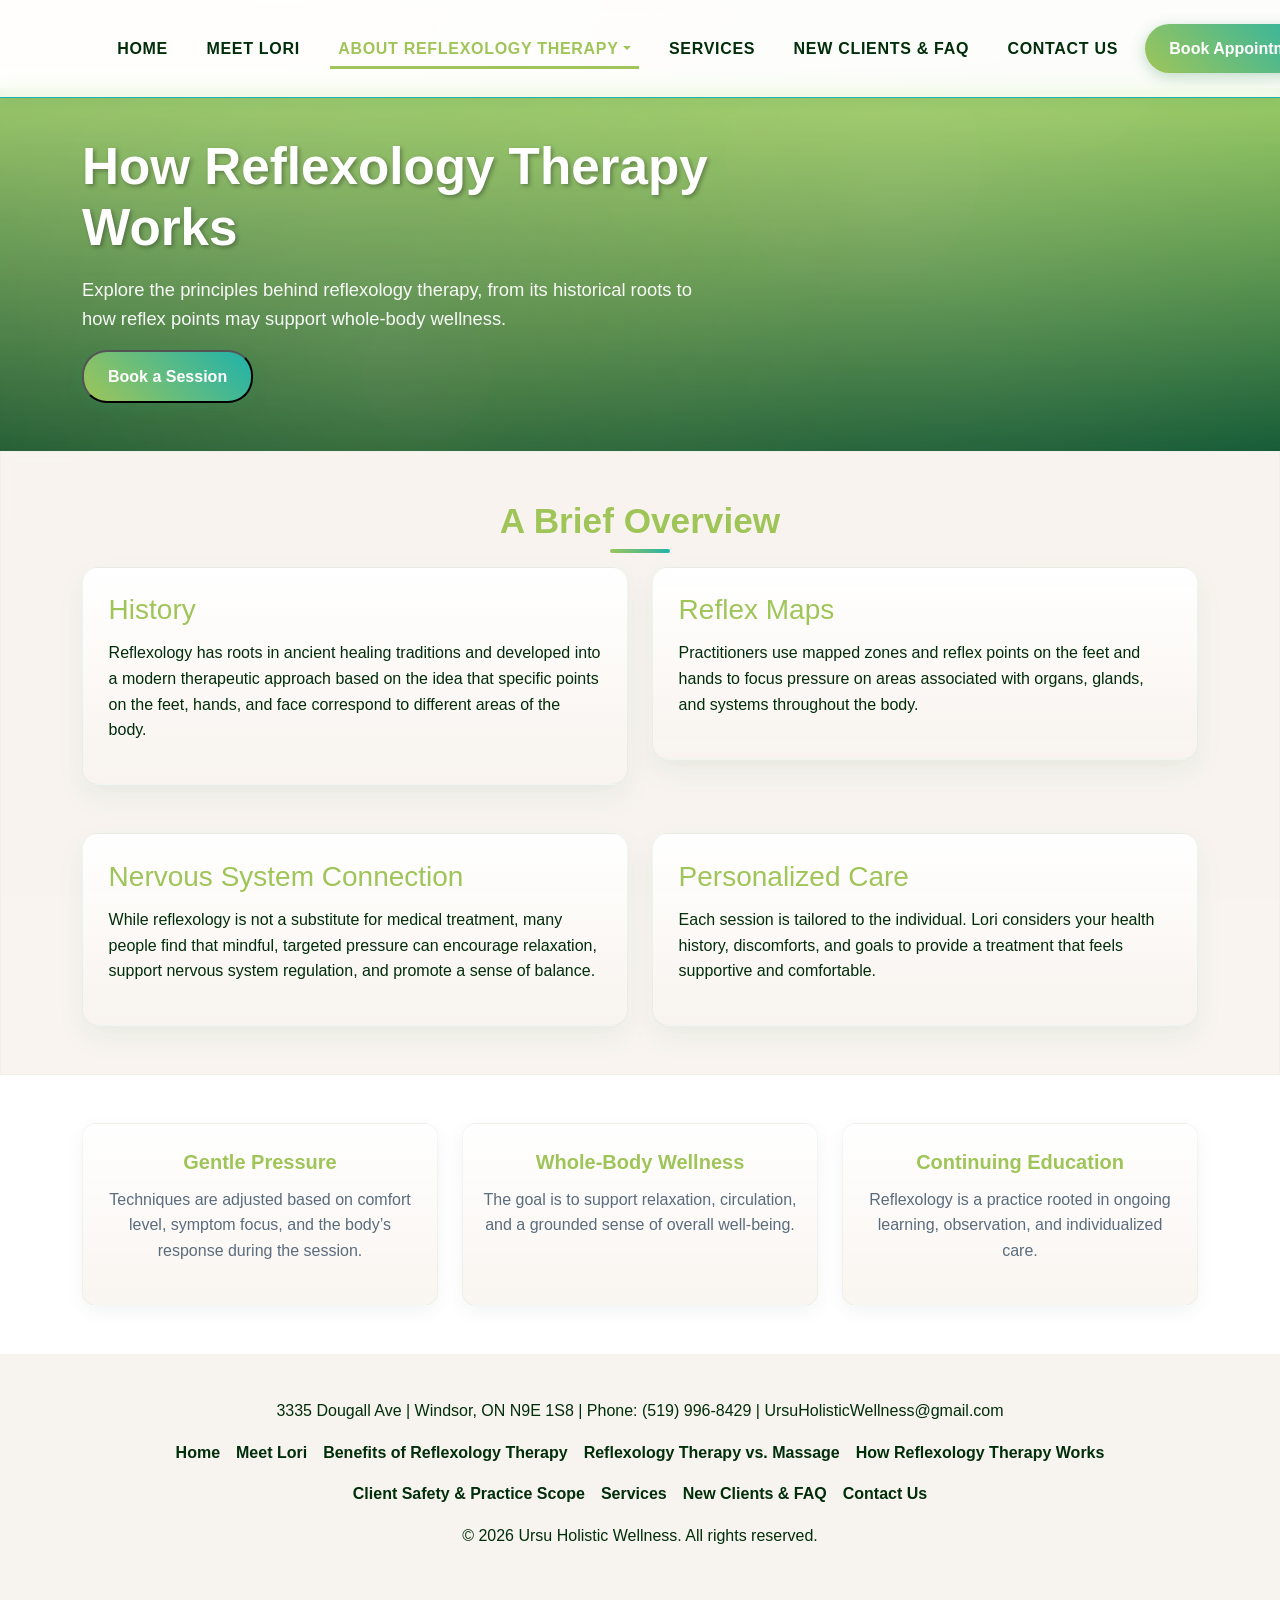
<file: how-reflexology-therapy-works.html>
<!DOCTYPE html>
<html lang="en">
  <head>
    <meta charset="UTF-8" />
    <meta name="viewport" content="width=device-width, initial-scale=1.0" />
    <title>How Reflexology Therapy Works | Ursu Holistic Wellness</title>
    <meta
      name="description"
      content="Learn about the foundations of reflexology therapy, including the history of the practice, reflex maps, and the connection between reflexology and the nervous system."
    />
    <link href="https://cdnjs.cloudflare.com/ajax/libs/bootstrap/5.3.0/css/bootstrap.min.css" rel="stylesheet" />
    <link href="https://cdnjs.cloudflare.com/ajax/libs/font-awesome/6.4.0/css/all.min.css" rel="stylesheet" />
    <link rel="stylesheet" href="style.css?v=03182026" />
  </head>
  <body>
    <div id="site-header"></div>

    <main id="main-content">
      <section class="section hero minimal-hero" tabindex="-1">
        <div class="container">
          <div class="row align-items-center">
            <div class="col-lg-7">
              <div class="hero-content fade-in">
                <h1>How Reflexology Therapy Works</h1>
                <p>Explore the principles behind reflexology therapy, from its historical roots to how reflex points may support whole-body wellness.</p>
                <button type="button" class="btn-schedule" onclick="openJaneApp()" aria-label="Book a Session">Book a Session</button>
              </div>
            </div>
          </div>
        </div>
      </section>

      <section class="section about-section">
        <div class="container">
          <h2 class="section-title fade-in">A Brief Overview</h2>
          <div class="row g-4">
            <div class="col-lg-6 fade-in">
              <div class="info-card">
                <h3>History</h3>
                <p>Reflexology has roots in ancient healing traditions and developed into a modern therapeutic approach based on the idea that specific points on the feet, hands, and face correspond to different areas of the body.</p>
              </div>
            </div>
            <div class="col-lg-6 fade-in">
              <div class="info-card">
                <h3>Reflex Maps</h3>
                <p>Practitioners use mapped zones and reflex points on the feet and hands to focus pressure on areas associated with organs, glands, and systems throughout the body.</p>
              </div>
            </div>
          </div>

          <div class="row g-4 mt-4">
            <div class="col-lg-6 fade-in">
              <div class="info-card">
                <h3>Nervous System Connection</h3>
                <p>While reflexology is not a substitute for medical treatment, many people find that mindful, targeted pressure can encourage relaxation, support nervous system regulation, and promote a sense of balance.</p>
              </div>
            </div>
            <div class="col-lg-6 fade-in">
              <div class="info-card">
                <h3>Personalized Care</h3>
                <p>Each session is tailored to the individual. Lori considers your health history, discomforts, and goals to provide a treatment that feels supportive and comfortable.</p>
              </div>
            </div>
          </div>
        </div>
      </section>

      <section class="section">
        <div class="container">
          <div class="row g-4">
            <div class="col-lg-4 fade-in">
              <div class="service-card">
                <h4>Gentle Pressure</h4>
                <p>Techniques are adjusted based on comfort level, symptom focus, and the body’s response during the session.</p>
              </div>
            </div>
            <div class="col-lg-4 fade-in">
              <div class="service-card">
                <h4>Whole-Body Wellness</h4>
                <p>The goal is to support relaxation, circulation, and a grounded sense of overall well-being.</p>
              </div>
            </div>
            <div class="col-lg-4 fade-in">
              <div class="service-card">
                <h4>Continuing Education</h4>
                <p>Reflexology is a practice rooted in ongoing learning, observation, and individualized care.</p>
              </div>
            </div>
          </div>
        </div>
      </section>
    </main>

    <footer class="footer">
      <div class="container footer-top">
        <div id="site-footer"></div>
      </div>
    </footer>

    <script src="https://cdnjs.cloudflare.com/ajax/libs/bootstrap/5.3.0/js/bootstrap.bundle.min.js"></script>
    <script>
      function openJaneApp() {
        window.location.href = "contact-us.html#locations";
      }

      window.addEventListener('load', function () {
        document.querySelectorAll('.fade-in').forEach((el) => {
          el.classList.add('visible');
        });
      });
    </script>
    <script src="header-loader.js"></script>
    <script src="footer-loader.js"></script>
  </body>
</html>
</file>
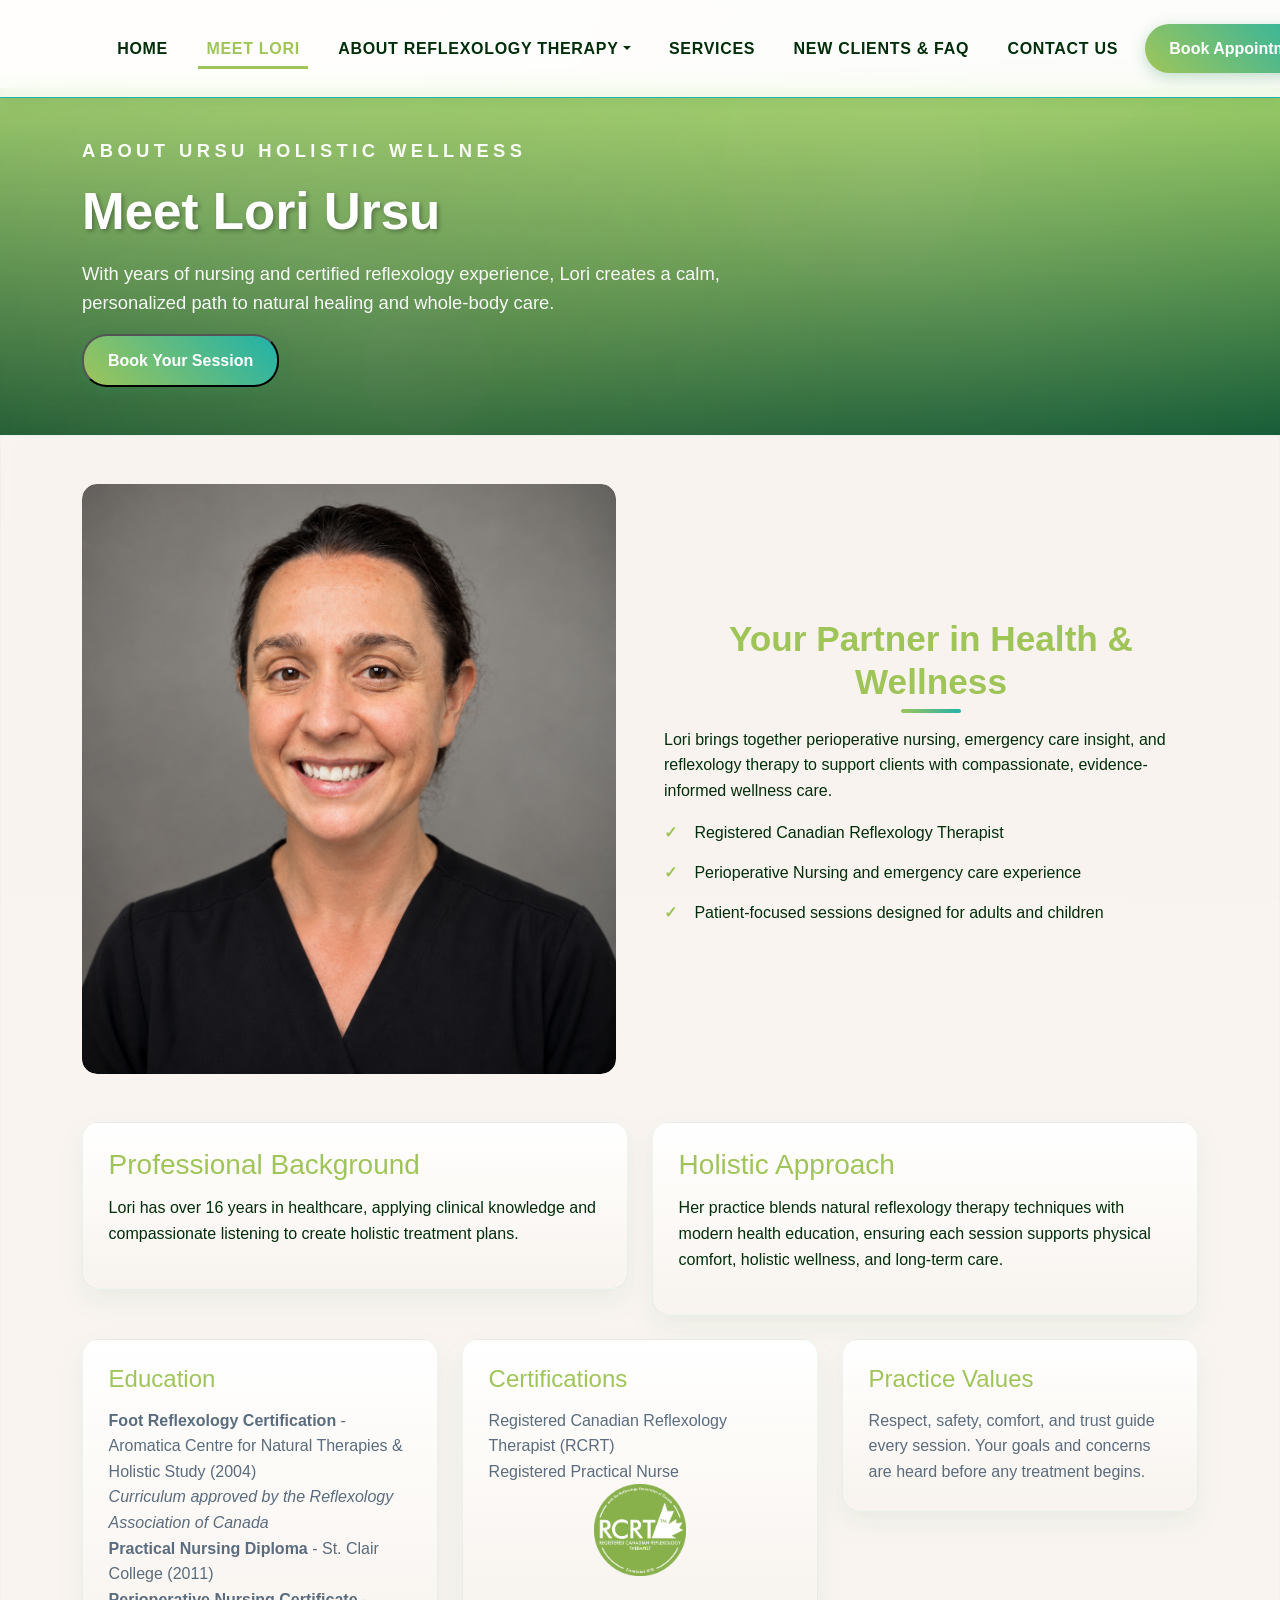
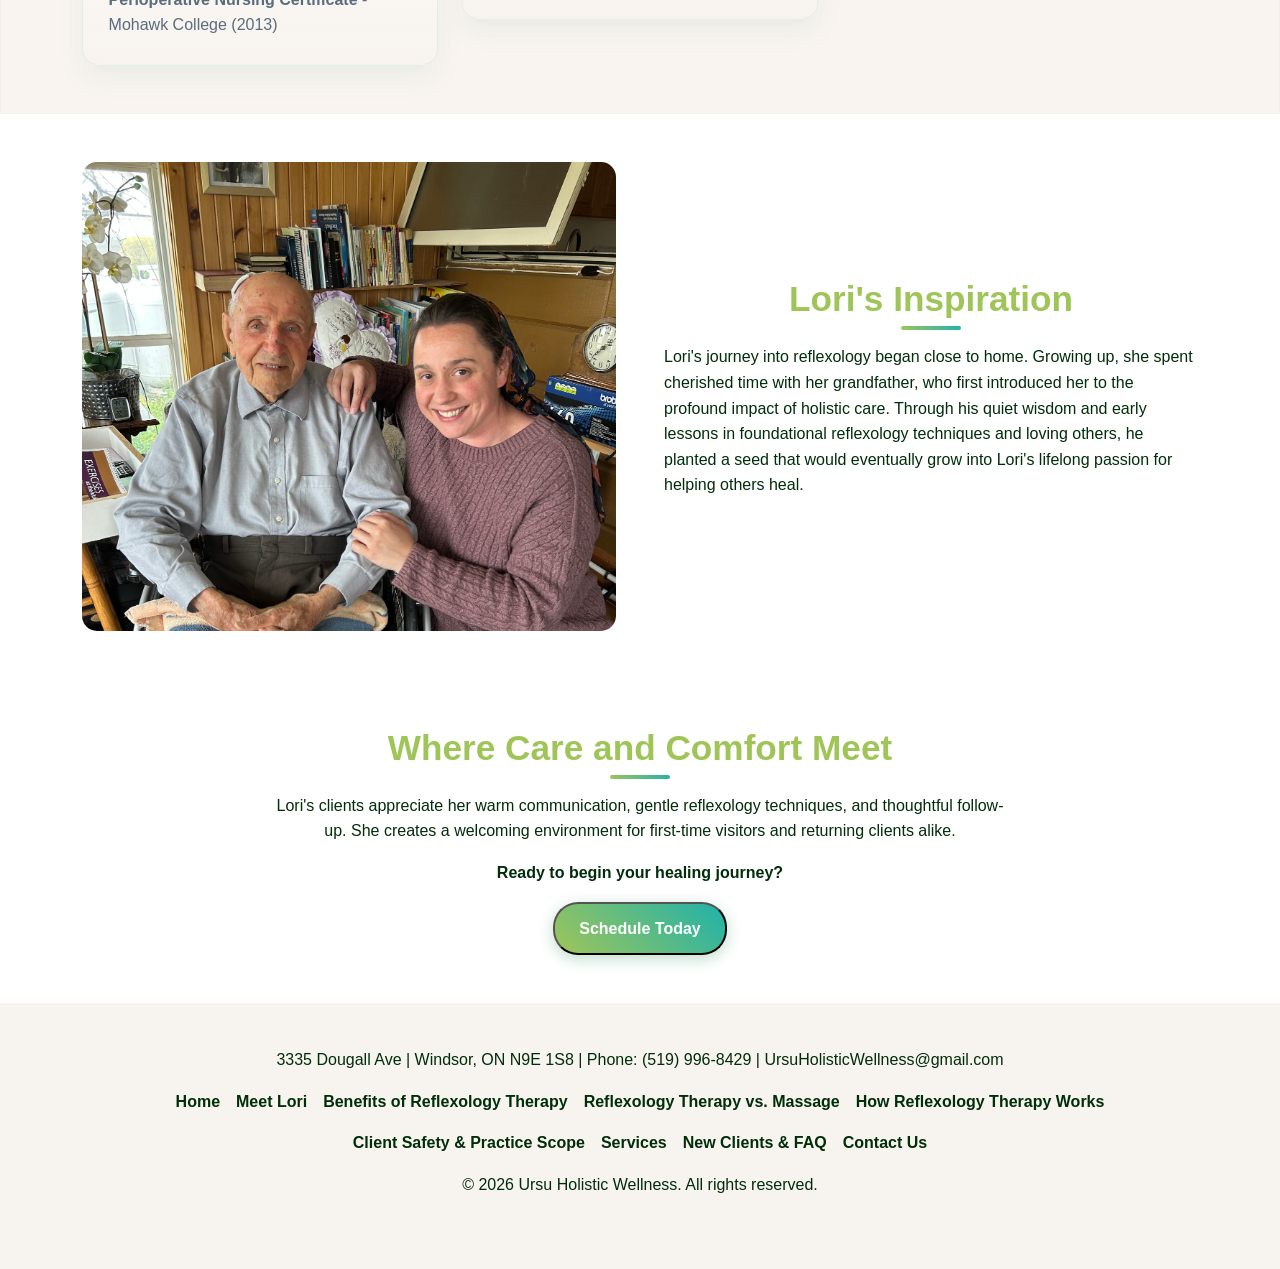
<file: meet-lori.html>
﻿<!DOCTYPE html>
<html lang="en">
  <head>
    <meta charset="UTF-8" />
    <meta name="viewport" content="width=device-width, initial-scale=1.0" />
    <title>Meet Lori | Ursu Holistic Wellness</title>
    <meta
      name="description"
      content="Meet Lori Ursu, a registered reflexology therapist and holistic care practitioner in Windsor, Ontario. Learn about her training, approach, and experience."
    />
    <link href="https://cdnjs.cloudflare.com/ajax/libs/bootstrap/5.3.0/css/bootstrap.min.css" rel="stylesheet" />
    <link href="https://cdnjs.cloudflare.com/ajax/libs/font-awesome/6.4.0/css/all.min.css" rel="stylesheet" />
    <link rel="stylesheet" href="style.css?v=03182026" />
  </head>
  <body>
    <div id="site-header"></div>

    <main id="main-content">
      <section class="section hero minimal-hero" tabindex="-1">
        <div class="container">
          <div class="row align-items-center">
            <div class="col-lg-7">
              <div class="hero-content fade-in">
                <p class="eyebrow">About Ursu Holistic Wellness</p>
                <h1>Meet Lori Ursu</h1>
                <p>With years of nursing and certified reflexology experience, Lori creates a calm, personalized path to natural healing and whole-body care.</p>
                <button type="button" class="btn-schedule" onclick="openJaneApp()" aria-label="Book Your Session">Book Your Session</button>
              </div>
            </div>
          </div>
        </div>
      </section>

      <section class="section about-section">
        <div class="container">
          <div class="row g-5 align-items-center">
            <div class="col-lg-6 fade-in">
              <div class="photo-wrapper">
                <img src="images/Lori_Professional_Headshot.PNG" alt="Lori Ursu - Health & Wellness" class="about-photo" />
              </div>
            </div>
            <div class="col-lg-6 fade-in">
              <h2 class="section-title">Your Partner in Health & Wellness</h2>
              <p>Lori brings together perioperative nursing, emergency care insight, and reflexology therapy to support clients with compassionate, evidence-informed wellness care.</p>
              <ul class="feature-list">
                <li>Registered Canadian Reflexology Therapist</li>
                <li>Perioperative Nursing and emergency care experience</li>
                <li>Patient-focused sessions designed for adults and children</li>
              </ul>
            </div>
          </div>

          <div class="row mt-5">
            <div class="col-md-6 fade-in">
              <div class="info-card">
                <h3>Professional Background</h3>
                <p>Lori has over 16 years in healthcare, applying clinical knowledge and compassionate listening to create holistic treatment plans. </p>
              </div>
            </div>
            <div class="col-md-6 fade-in">
              <div class="info-card">
                <h3>Holistic Approach</h3>
                <p>Her practice blends natural reflexology therapy techniques with modern health education, ensuring each session supports physical comfort, holistic wellness, and long-term care.</p>
              </div>
            </div>
          </div>

          <div class="row mt-4">
            <div class="col-md-4 fade-in">
              <div class="credential-card">
                <h4>Education</h4>
                <p><strong>Foot Reflexology Certification</strong> - Aromatica Centre for Natural Therapies &amp; Holistic Study (2004)<br /><em>Curriculum approved by the Reflexology Association of Canada</em><br /><strong>Practical Nursing Diploma</strong> - St. Clair College (2011)<br /><strong>Perioperative Nursing Certificate</strong> - Mohawk College (2013)</p>
              </div>
            </div>
            <div class="col-md-4 fade-in">
              <div class="credential-card">
                
                <h4>Certifications</h4>
                <p>Registered Canadian Reflexology Therapist (RCRT)<br />Registered Practical Nurse</p>
              <img src="images/RCRT-logo.png" alt="Registered Canadian Reflexology Therapist logo" class="credential-logo" />
              </div>
            </div>
            <div class="col-md-4 fade-in">
              <div class="credential-card">
                <h4>Practice Values</h4>
                <p>Respect, safety, comfort, and trust guide every session. Your goals and concerns are heard before any treatment begins.</p>
              </div>
            </div>
          </div>
        </div>
      </section>

      <section class="section inspiration" aria-labelledby="inspiration-title">
        <div class="container">
          <div class="row g-5 align-items-center">
            <div class="col-lg-6 fade-in">
              <div class="photo-wrapper">
                <img src="images/LoriAndGrandfather.png" alt="Lori with her grandfather" class="about-photo" />
              </div>
            </div>
            <div class="col-lg-6 fade-in">
              <h2 id="inspiration-title" class="section-title">Lori's Inspiration</h2>
              <p>Lori's journey into reflexology began close to home. Growing up, she spent cherished time with her grandfather, who first introduced her to the profound impact of holistic care. Through his quiet wisdom and early lessons in foundational reflexology techniques and loving others, he planted a seed that would eventually grow into Lori's lifelong passion for helping others heal.</p>
            </div>
          </div>
        </div>
      </section>

      <section class="section">
        <div class="container">
          <div class="row justify-content-center text-center">
            <div class="col-lg-8 fade-in">
              <h2 class="section-title">Where Care and Comfort Meet</h2>
              <p>Lori's clients appreciate her warm communication, gentle reflexology techniques, and thoughtful follow-up. She creates a welcoming environment for first-time visitors and returning clients alike.</p>
              <p class="mb-0"><strong>Ready to begin your healing journey?</strong></p>
              <button type="button" class="btn-schedule mt-3" onclick="openJaneApp()" aria-label="Book Your Session">Schedule Today</button>
            </div>
          </div>
        </div>
      </section>
    </main>

        <footer class="footer">
      <div class="container footer-top">
        <div id="site-footer"></div>
      </div>
    </footer>

    <script src="https://cdnjs.cloudflare.com/ajax/libs/bootstrap/5.3.0/js/bootstrap.bundle.min.js"></script>
    <script>
      function openJaneApp() {
  // Gracefully redirects to the central booking and locations page
  window.location.href = "contact-us.html#locations";
}

      function openMaps() {
        const street = '3335 Dougall Ave';
        const city = 'Windsor';
        const region = 'ON';
        const postal = 'N9E 1S8';
        const dest = encodeURIComponent(`${street}, ${city}, ${region} ${postal}`);
        const ua = navigator.userAgent || navigator.vendor || window.opera;
        let url = `https://www.google.com/maps/dir/?api=1&destination=${dest}`;
        if (/iPad|iPhone|iPod/.test(ua) && !window.MSStream) {
          url = `https://maps.apple.com/?daddr=${dest}`;
        }
        window.open(url, '_blank');
      }

      function openGoogleReview() {
        window.open('https://www.google.com/maps/place/Ursu+Holistic+Wellness', '_blank');
      }


      window.addEventListener('load', function () {
        document.querySelectorAll('.fade-in').forEach((el) => {
          el.classList.add('visible');
        });
      });
    </script>
    <script src="header-loader.js"></script>
    <script src="footer-loader.js"></script>
  </body>
</html>
</file>
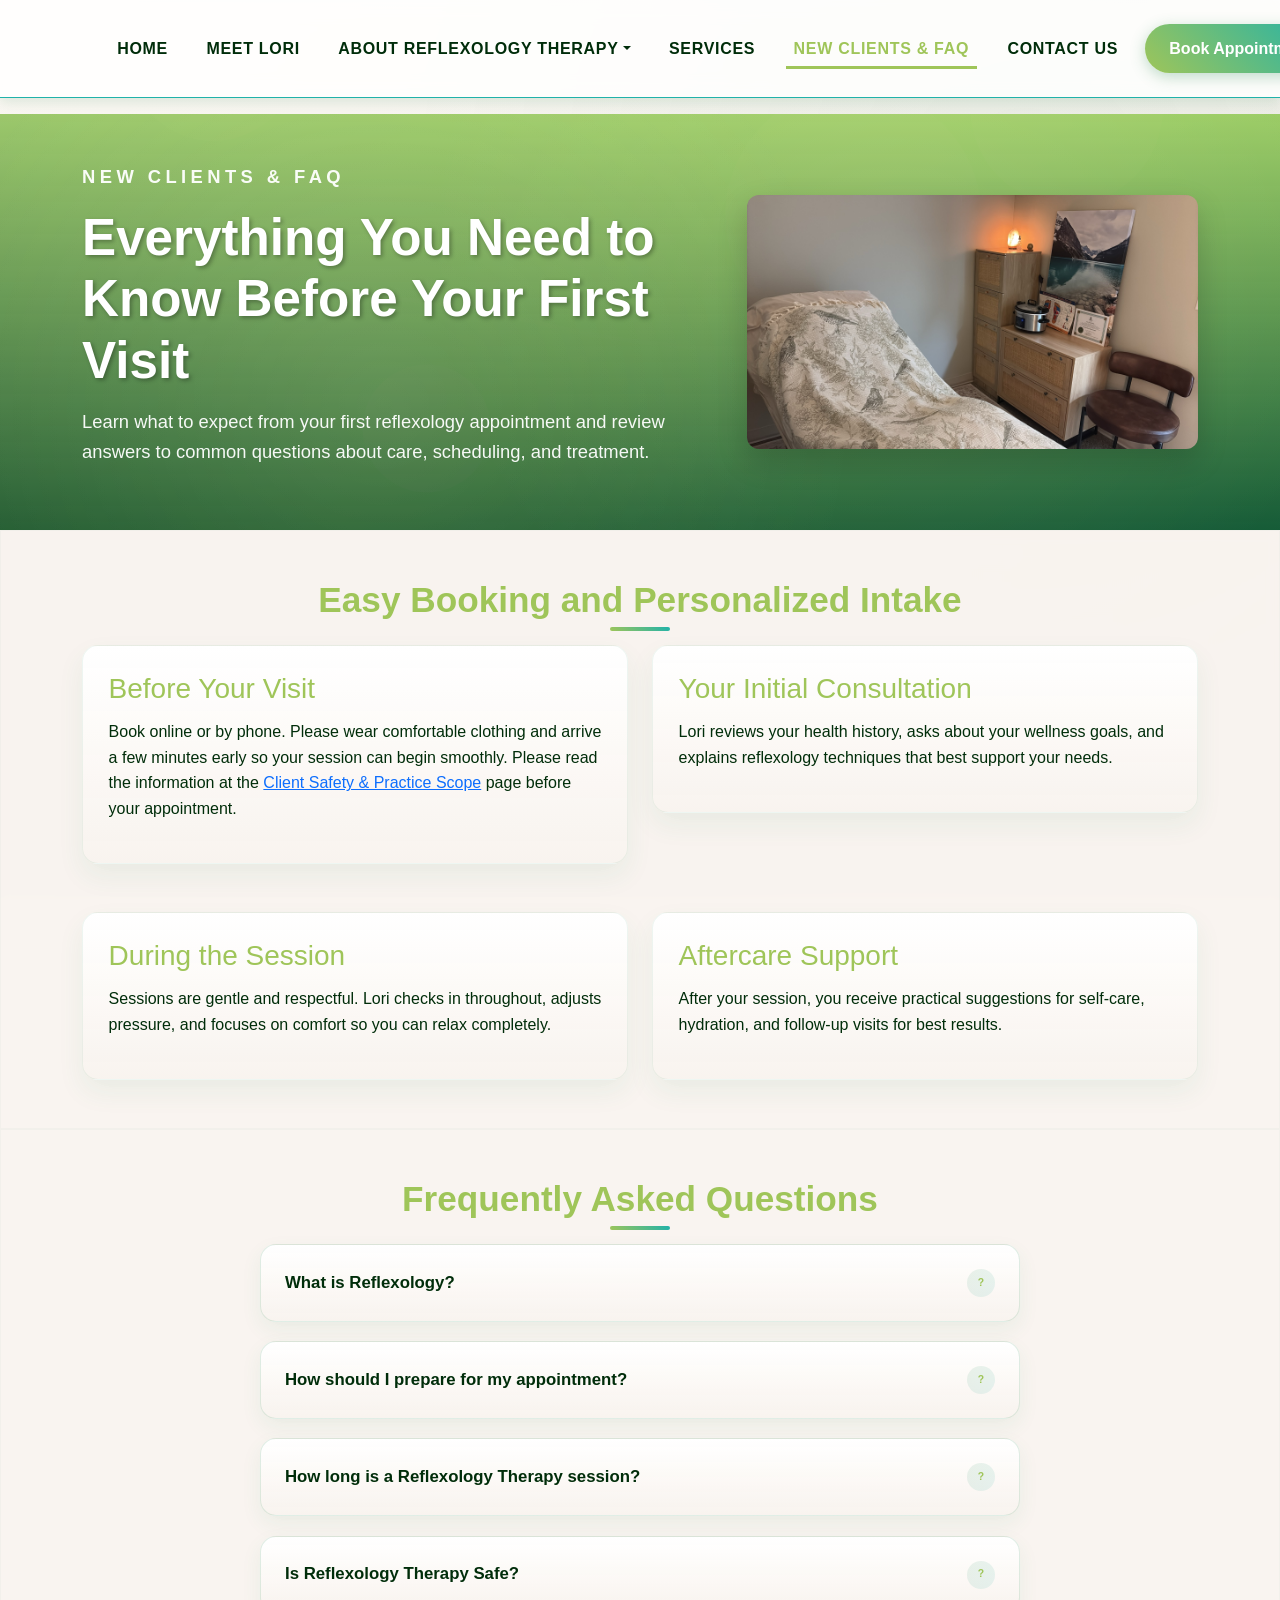
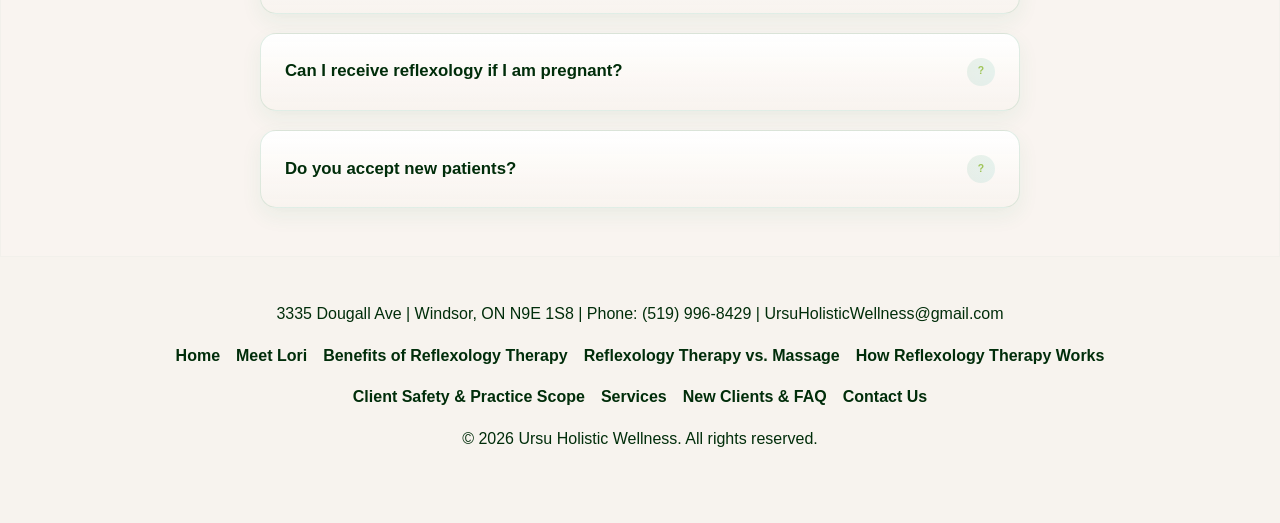
<file: new-clients-and-faq.html>
﻿﻿<!DOCTYPE html>
<html lang="en">
  <head>
    <meta charset="UTF-8" />
    <meta name="viewport" content="width=device-width, initial-scale=1.0" />
    <title>New Clients & FAQ | Ursu Holistic Wellness</title>
    <meta
      name="description"
      content="Learn what to expect as a new client and explore frequently asked questions about reflexology sessions, booking, and treatment at Ursu Holistic Wellness in Windsor, Ontario."
    />
    <link href="https://cdnjs.cloudflare.com/ajax/libs/bootstrap/5.3.0/css/bootstrap.min.css" rel="stylesheet" />
    <link href="https://cdnjs.cloudflare.com/ajax/libs/font-awesome/6.4.0/css/all.min.css" rel="stylesheet" />
    <link rel="stylesheet" href="style.css?v=03182026" />
  </head>
  <body>
    <div id="site-header"></div>

    <main id="main-content">
      <section class="section hero minimal-hero" tabindex="-1">
        <div class="container">
          <div class="row align-items-center">
            <div class="col-lg-7">
              <div class="hero-content fade-in">
                <p class="eyebrow">New Clients & FAQ</p>
                <h1>Everything You Need to Know Before Your First Visit</h1>
                <p>Learn what to expect from your first reflexology appointment and review answers to common questions about care, scheduling, and treatment.</p>
              </div>
            </div>
            <div class="col-lg-5 hero-room-column fade-in">
              <div class="hero-image-wrapper">
                <img src="images/Reflexology-Therapy-Room-Kingsville.jpg" alt="Reflexology therapy room in Kingsville" class="hero-image" />
              </div>
            </div>
          </div>
        </div>
      </section>

      <section class="section about-section">
        <div class="container">
          <h2 class="section-title fade-in">Easy Booking and Personalized Intake</h2>
          <div class="row g-4">
            <div class="col-md-6 fade-in">
              <div class="info-card">
                <h3>Before Your Visit</h3>
                <p>Book online or by phone. Please wear comfortable clothing and arrive a few minutes early so your session can begin smoothly. Please read the information at the <a href="client-safety-practice-scope.html">Client Safety &amp; Practice Scope</a> page before your appointment.</p>
              </div>
            </div>
            <div class="col-md-6 fade-in">
              <div class="info-card">
                <h3>Your Initial Consultation</h3>
                <p>Lori reviews your health history, asks about your wellness goals, and explains reflexology techniques that best support your needs.</p>
              </div>
            </div>
          </div>

          <div class="row g-4 mt-4">
            <div class="col-md-6 fade-in">
              <div class="info-card">
                <h3>During the Session</h3>
                <p>Sessions are gentle and respectful. Lori checks in throughout, adjusts pressure, and focuses on comfort so you can relax completely.</p>
              </div>
            </div>
            <div class="col-md-6 fade-in">
              <div class="info-card">
                <h3>Aftercare Support</h3>
                <p>After your session, you receive practical suggestions for self-care, hydration, and follow-up visits for best results.</p>
              </div>
            </div>
          </div>
        </div>
      </section>

      <section class="section about-section">
        <div class="container">
          <h2 class="section-title fade-in">Frequently Asked Questions</h2>
          <div class="faq-accordion fade-in" id="faqAccordion">
            <div class="faq-item">
              <button class="faq-question" aria-expanded="false" aria-controls="faq-1">
                <span class="question-text">What is Reflexology?</span>
                <span class="faq-icon"></span>
              </button>
              <div class="faq-answer" id="faq-1" hidden>
                <p>Reflexology therapy is a complementary therapy based on the theory that specific pressure points found on the feet, hands, and ears correspond to different organs and systems in the body. By applying targeted pressure to these specific reflex points, it works on two levels: relaxing the body and mind, and easing out tension. This stimulation of the body's natural relaxation response promotes a deep sense of well-being, helps alleviate feelings of stress and anxiety, and can support better health and sleep quality. Furthermore, reflexology can increase blood flow to promote optimal circulation, reduce pain by stimulating the body's natural pain-relieving mechanisms, and may help manage symptoms associated with chronic conditions. </p>
              </div>
            </div>

            <div class="faq-item">
              <button class="faq-question" aria-expanded="false" aria-controls="faq-2">
                <span class="question-text">How should I prepare for my appointment?</span>
                <span class="faq-icon"></span>
              </button>
              <div class="faq-answer" id="faq-2" hidden>
                <ul>
                  <li><strong><em>Dress comfortably:</em></strong> Wear loose, non-restrictive clothing that can easily be adjusted to allow access to the feet, hands, or lower legs.</li>
                  <li><strong><em>Hydrate and eat light:</em></strong> Prioritize hydration 12-24 hours before your appointment, and have a light meal 1-2 hours prior, as a full stomach can hinder relaxation.</li>
                  <li><strong><em>Hygiene:</em></strong> Wash your hands and feet before the session, and avoid applying strong creams or lotions that may interfere with the therapist's work.</li>
                  <li><strong><em>Avoid stimulants:</em></strong> Limit coffee, energy drinks, and other stimulants a few hours prior to your session, as they can interfere with relaxation.</li>
                  <li><strong><em>Prepare your health information:</em></strong> Bring a concise list of your medical history, current ailments, and any medications you are taking, as open and honest communication allows the reflexologist to tailor the session to your specific needs.</li>
                  <li><strong><em>Arrive early:</em></strong> Arriving a few minutes early to complete any necessary forms helps reduce stress and gives the reflexologist time to review your intake.</li>
                </ul>
              </div>
            </div>

            <div class="faq-item">
              <button class="faq-question" aria-expanded="false" aria-controls="faq-3">
                <span class="question-text">How long is a Reflexology Therapy session?</span>
                <span class="faq-icon"></span>
              </button>
              <div class="faq-answer" id="faq-3" hidden>
                <p>Most visits are 60 to 75 minutes, including intake and discussion. There are different session options to accomodate each client's needs.</p>
              </div>
            </div>

            <div class="faq-item">
              <button class="faq-question" aria-expanded="false" aria-controls="faq-4">
                <span class="question-text">Is Reflexology Therapy Safe?</span>
                <span class="faq-icon"></span>
              </button>
              <div class="faq-answer" id="faq-4" hidden>
                <p>Reflexology is generally safe when performed by a trained therapist. Lori discusses your health history and adapts pressure for comfort and safety. Please read the information at the <a href="client-safety-practice-scope.html">Client Safety &amp; Practice Scope</a> page before your appointment.</p></p>
              </div>
            </div>

            <div class="faq-item">
              <button class="faq-question" aria-expanded="false" aria-controls="faq-5">
                <span class="question-text">Can I receive reflexology if I am pregnant?</span>
                <span class="faq-icon"></span>
              </button>
              <div class="faq-answer" id="faq-5" hidden>
                <p>Reflexology can often be safely conducted during pregnancy, but it requires careful modification and open communication with your therapist.</p>
                <ul>
                  <li><strong><em>First Trimester:</em></strong> Treatment is often deferred or modified during the first trimester, as this is a clinically vulnerable period. Certain foot areas should be specifically avoided during early pregnancy.</li>
                  <li><strong><em>High-Risk Pregnancies:</em></strong> If you are experiencing a high-risk pregnancy (such as bleeding, pre-eclampsia, threatened miscarriage, or placenta complications), reflexology is contraindicated unless you have explicit approval from a midwife or obstetrician.</li>
                  <li><strong><em>Communication is Key:</em></strong> It is crucial to inform your reflexologist if you are pregnant or suspect you may be pregnant, as well as the stage of your pregnancy, so they can apply appropriate clinical safeguards and modifications.</li>
                </ul>
              </div>
            </div>

            <div class="faq-item">
              <button class="faq-question" aria-expanded="false" aria-controls="faq-6">
                <span class="question-text">Do you accept new patients?</span>
                <span class="faq-icon"></span>
              </button>
              <div class="faq-answer" id="faq-6" hidden>
                <p><strong>Yes!</strong> New patients are welcome at Ursu Holistic Wellness. Book online or contact the clinic to schedule your first visit.</p>
              </div>
            </div>
          </div>
        </div>
      </section>
    </main>

        <footer class="footer">
      <div class="container footer-top">
        <div id="site-footer"></div>
      </div>
    </footer>

    <script src="https://cdnjs.cloudflare.com/ajax/libs/bootstrap/5.3.0/js/bootstrap.bundle.min.js"></script>
    <script>
      function openJaneApp() {
  // Gracefully redirects to the central booking and locations page
  window.location.href = "contact-us.html#locations";
}

      function openMaps() {
        const street = '3335 Dougall Ave';
        const city = 'Windsor';
        const region = 'ON';
        const postal = 'N9E 1S8';
        const dest = encodeURIComponent(`${street}, ${city}, ${region} ${postal}`);
        const ua = navigator.userAgent || navigator.vendor || window.opera;
        let url = `https://www.google.com/maps/dir/?api=1&destination=${dest}`;
        if (/iPad|iPhone|iPod/.test(ua) && !window.MSStream) {
          url = `https://maps.apple.com/?daddr=${dest}`;
        }
        window.open(url, '_blank');
      }

      function openGoogleReview() {
        window.open('https://www.google.com/maps/place/Ursu+Holistic+Wellness', '_blank');
      }


      // FAQ Accordion functionality
      document.querySelectorAll('.faq-question').forEach((button) => {
        button.addEventListener('click', () => {
          const isExpanded = button.getAttribute('aria-expanded') === 'true';
          const answerId = button.getAttribute('aria-controls');
          const answer = document.getElementById(answerId);

          if (isExpanded) {
            button.setAttribute('aria-expanded', 'false');
            answer.setAttribute('hidden', '');
            answer.classList.remove('show');
          } else {
            button.setAttribute('aria-expanded', 'true');
            answer.removeAttribute('hidden');
            answer.classList.add('show');
          }
        });
      });

      window.addEventListener('load', function () {
        document.querySelectorAll('.fade-in').forEach((el) => {
          el.classList.add('visible');
        });
      });
    </script>
    <script src="header-loader.js"></script>
    <script src="footer-loader.js"></script>
  </body>
</html>
</file>
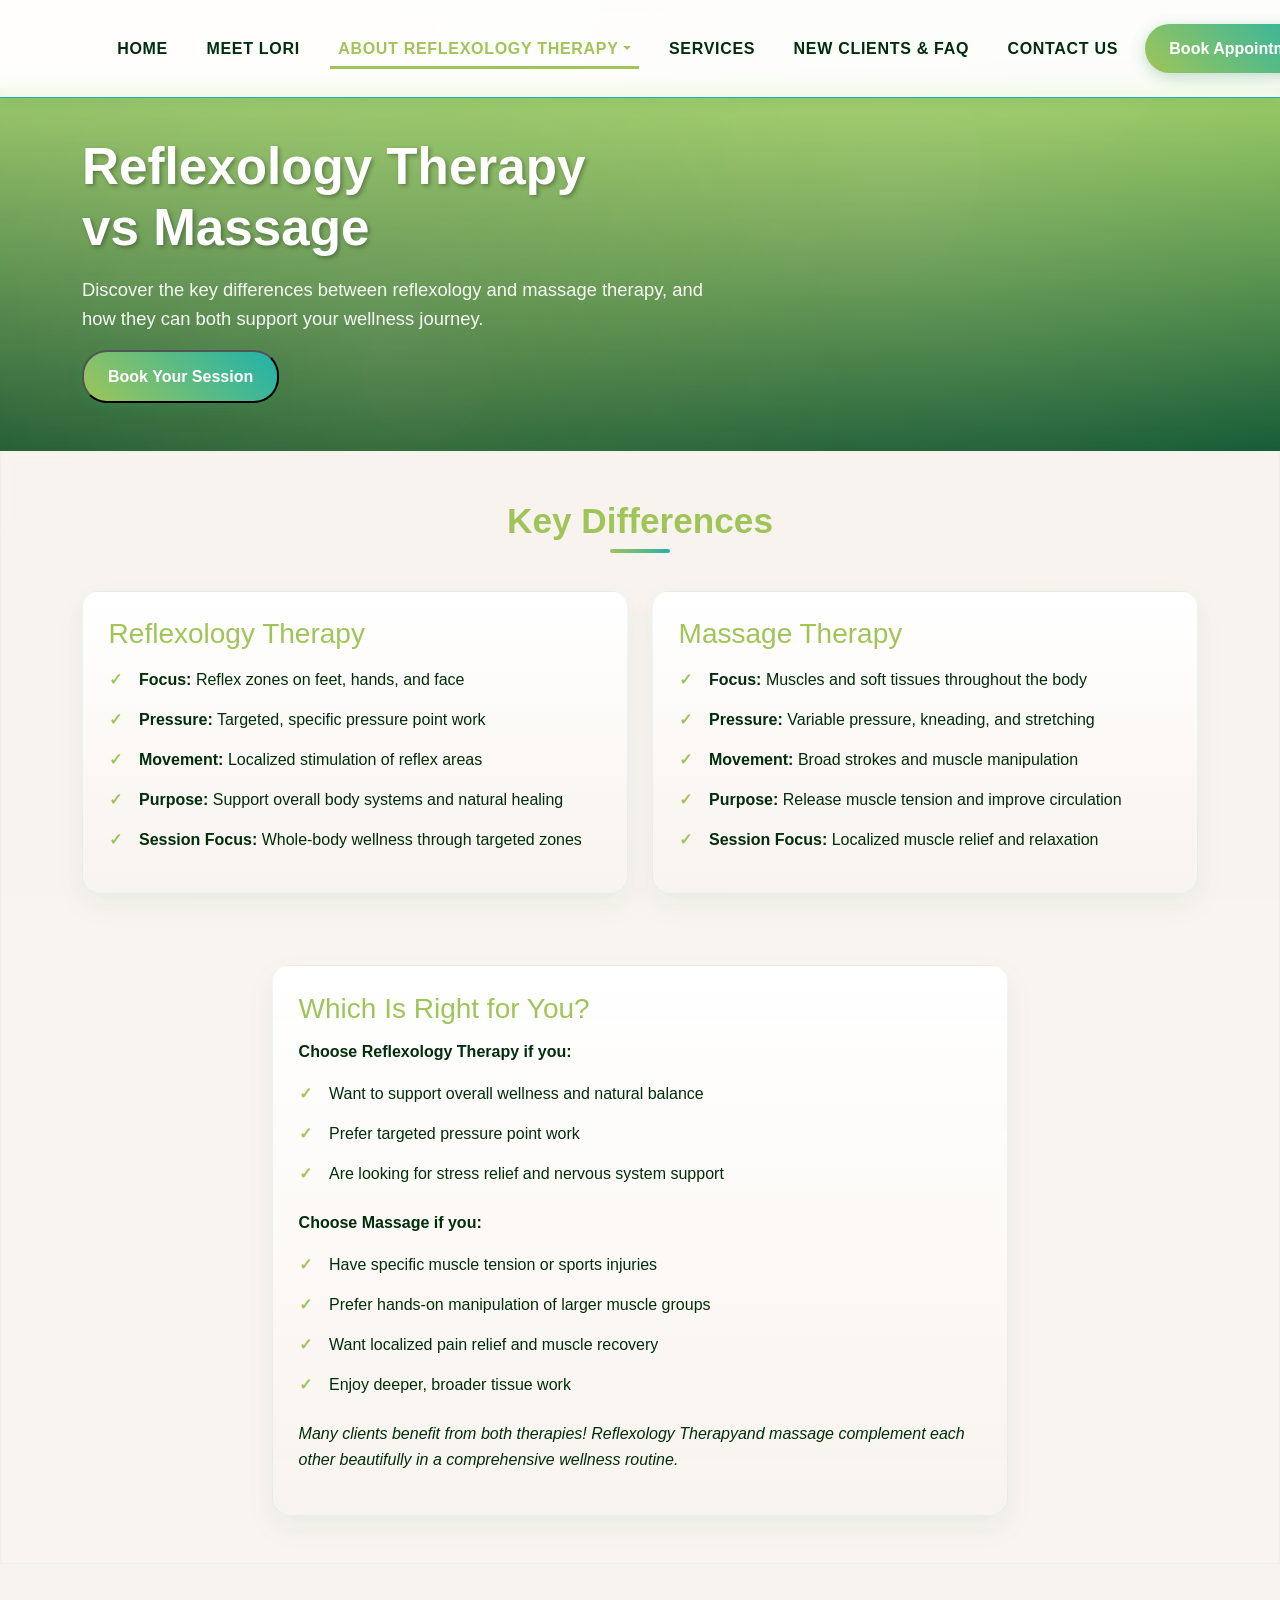
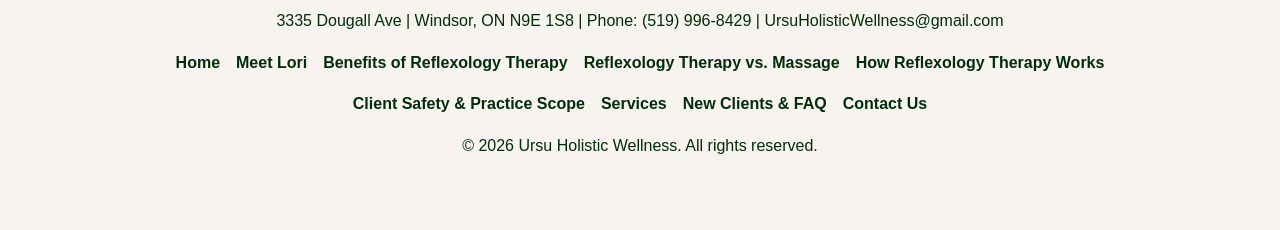
<file: reflexology-vs-massage.html>
<!DOCTYPE html>
<html lang="en">
  <head>
    <meta charset="UTF-8" />
    <meta name="viewport" content="width=device-width, initial-scale=1.0" />
    <title>Reflexology vs Massage | Ursu Holistic Wellness</title>
    <meta
      name="description"
      content="Understand the differences between reflexology and massage therapy, and discover which holistic treatment may be right for you."
    />
    <link href="https://cdnjs.cloudflare.com/ajax/libs/bootstrap/5.3.0/css/bootstrap.min.css" rel="stylesheet" />
    <link href="https://cdnjs.cloudflare.com/ajax/libs/font-awesome/6.4.0/css/all.min.css" rel="stylesheet" />
    <link rel="stylesheet" href="style.css?v=03182026" />
  </head>
  <body>
    <div id="site-header"></div>

    <main id="main-content">
      <section class="section hero minimal-hero" tabindex="-1">
        <div class="container">
          <div class="row align-items-center">
            <div class="col-lg-7">
              <div class="hero-content fade-in">
                <h1>Reflexology Therapy<br><span class="vs">vs Massage</span></h1>
                <p>Discover the key differences between reflexology and massage therapy, and how they can both support your wellness journey.</p>
                <button type="button" class="btn-schedule" onclick="openJaneApp()" aria-label="Book Reflexology Session">Book Your Session</button>
              </div>
            </div>
          </div>
        </div>
      </section>

      <section class="section about-section">
        <div class="container">
          <h2 class="section-title fade-in">Key Differences</h2>
          
          <div class="row g-4 mt-4">
            <div class="col-lg-6 fade-in">
              <div class="info-card">
                <h3>Reflexology Therapy</h3>
                <ul class="feature-list">
                  <li><strong>Focus:</strong> Reflex zones on feet, hands, and face</li>
                  <li><strong>Pressure:</strong> Targeted, specific pressure point work</li>
                  <li><strong>Movement:</strong> Localized stimulation of reflex areas</li>
                  <li><strong>Purpose:</strong> Support overall body systems and natural healing</li>
                  <li><strong>Session Focus:</strong> Whole-body wellness through targeted zones</li>
                </ul>
              </div>
            </div>
            <div class="col-lg-6 fade-in">
              <div class="info-card">
                <h3>Massage Therapy</h3>
                <ul class="feature-list">
                  <li><strong>Focus:</strong> Muscles and soft tissues throughout the body</li>
                  <li><strong>Pressure:</strong> Variable pressure, kneading, and stretching</li>
                  <li><strong>Movement:</strong> Broad strokes and muscle manipulation</li>
                  <li><strong>Purpose:</strong> Release muscle tension and improve circulation</li>
                  <li><strong>Session Focus:</strong> Localized muscle relief and relaxation</li>
                </ul>
              </div>
            </div>
          </div>

          <div class="row g-4 mt-5">
            <div class="col-lg-8 mx-auto fade-in">
              <div class="info-card">
                <h3>Which Is Right for You?</h3>
                <p><strong>Choose Reflexology Therapy if you:</strong></p>
                <ul class="feature-list">
                  <li>Want to support overall wellness and natural balance</li>
                  <li>Prefer targeted pressure point work</li>
                  <li>Are looking for stress relief and nervous system support</li>
                </ul>

                <p class="mt-4"><strong>Choose Massage if you:</strong></p>
                <ul class="feature-list">
                  <li>Have specific muscle tension or sports injuries</li>
                  <li>Prefer hands-on manipulation of larger muscle groups</li>
                  <li>Want localized pain relief and muscle recovery</li>
                  <li>Enjoy deeper, broader tissue work</li>
                </ul>

                <p class="mt-4"><em>Many clients benefit from both therapies! Reflexology Therapyand massage complement each other beautifully in a comprehensive wellness routine.</em></p>
              </div>
            </div>
          </div>
        </div>
      </section>
    </main>

    <footer class="footer">
      <div class="container footer-top">
        <div id="site-footer"></div>
      </div>
    </footer>

    <script src="https://cdnjs.cloudflare.com/ajax/libs/bootstrap/5.3.0/js/bootstrap.bundle.min.js"></script>
    <script>
      function openJaneApp() {
  // Gracefully redirects to the central booking and locations page
  window.location.href = "contact-us.html#locations";
}

      function openMaps() {
        const street = '3335 Dougall Ave';
        const city = 'Windsor';
        const region = 'ON';
        const postal = 'N9E 1S8';
        const dest = encodeURIComponent(`${street}, ${city}, ${region} ${postal}`);
        const ua = navigator.userAgent || navigator.vendor || window.opera;
        let url = `https://www.google.com/maps/dir/?api=1&destination=${dest}`;
        if (/iPad|iPhone|iPod/.test(ua) && !window.MSStream) {
          url = `https://maps.apple.com/?daddr=${dest}`;
        }
        window.open(url, '_blank');
      }

      function openGoogleReview() {
        window.open('https://www.google.com/maps/place/Ursu+Holistic+Wellness', '_blank');
      }


      window.addEventListener('load', function () {
        document.querySelectorAll('.fade-in').forEach((el) => {
          el.classList.add('visible');
        });
      });
    </script>
    <script src="header-loader.js"></script>
    <script src="footer-loader.js"></script>
  </body>
</html>
</file>
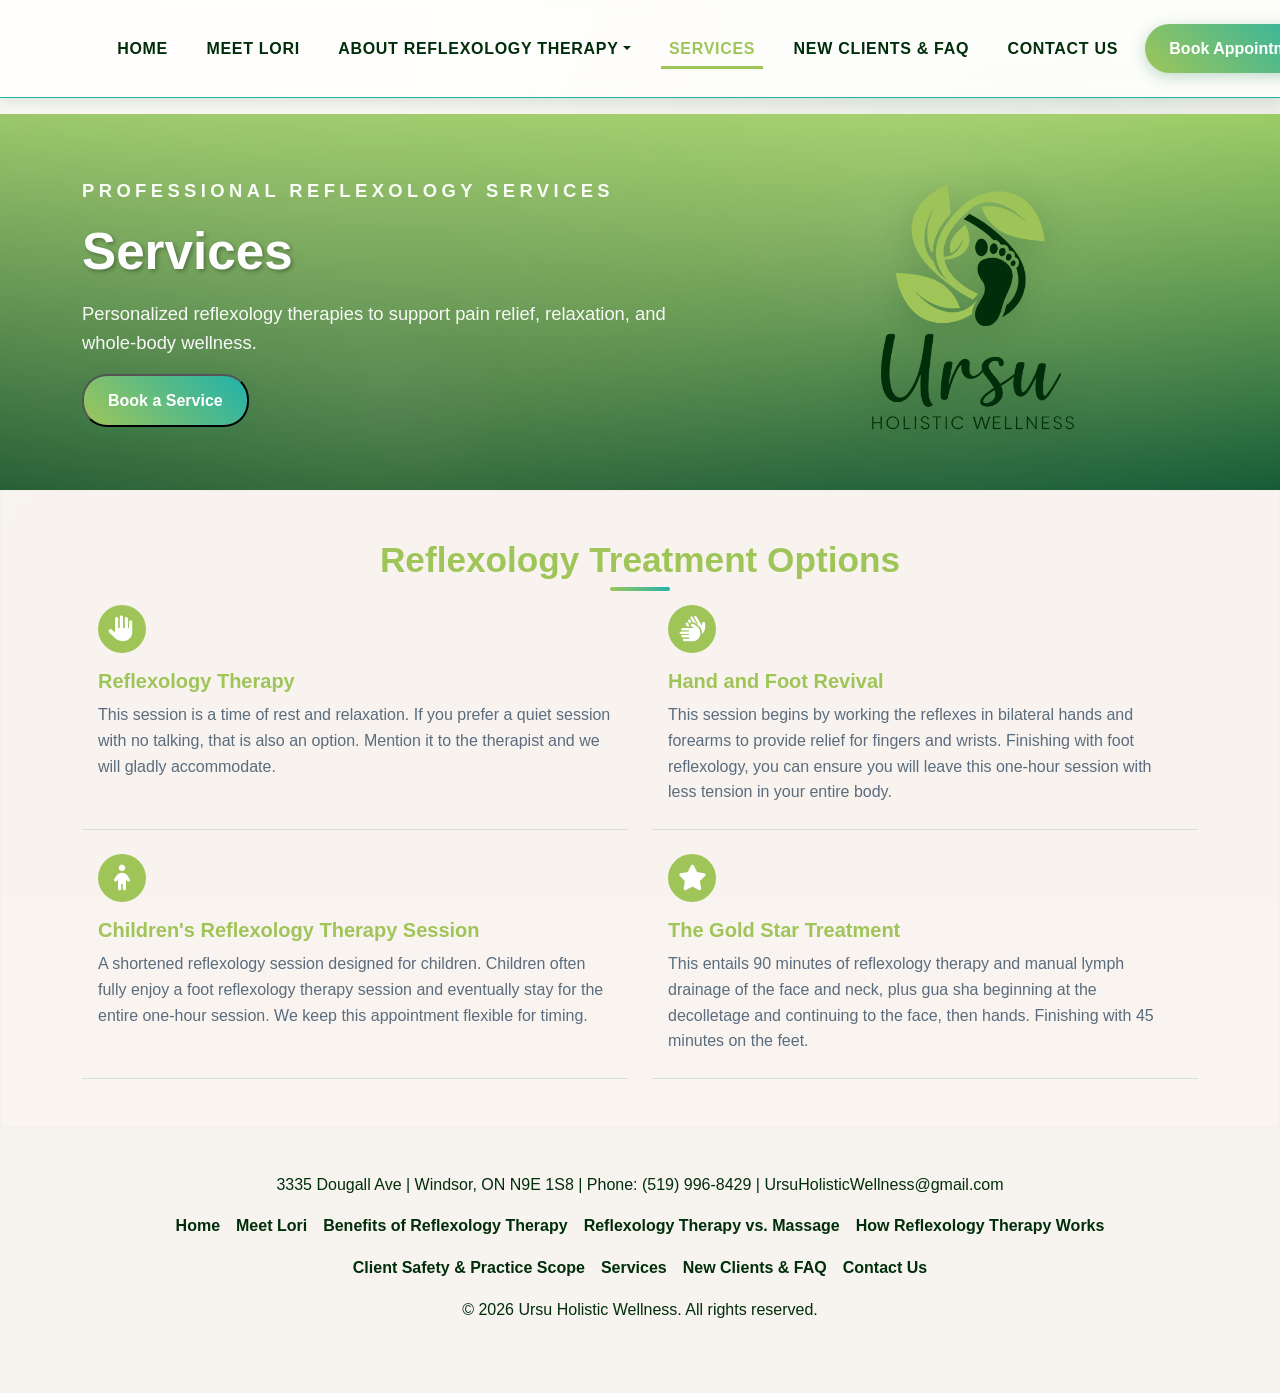
<file: services.html>
﻿﻿<!DOCTYPE html>
<html lang="en">
  <head>
    <meta charset="UTF-8" />
    <meta name="viewport" content="width=device-width, initial-scale=1.0" />
    <title>Services | Ursu Holistic Wellness</title>
    <meta
      name="description"
      content="Explore the reflexology services available at Ursu Holistic Wellness, including hand, foot, and facial reflexology tailored for holistic well-being."
    />
    <link href="https://cdnjs.cloudflare.com/ajax/libs/bootstrap/5.3.0/css/bootstrap.min.css" rel="stylesheet" />
    <link href="https://cdnjs.cloudflare.com/ajax/libs/font-awesome/6.4.0/css/all.min.css" rel="stylesheet" />
    <link rel="stylesheet" href="style.css?v=03182026" />
  </head>
  <body>
    <div id="site-header"></div>

    <main id="main-content">
      <section class="section hero minimal-hero" tabindex="-1">
        <div class="container">
          <div class="row align-items-center">
            <div class="col-lg-7">
              <div class="hero-content fade-in">
                <p class="eyebrow">Professional Reflexology Services</p>
                <h1>Services</h1>
                <p>Personalized reflexology therapies to support pain relief, relaxation, and whole-body wellness.</p>
                <button type="button" class="btn-schedule" onclick="openJaneApp()" aria-label="Book a Service">Book a Service</button>
              </div>
            </div>
            <div class="col-lg-5 hero-logo-column fade-in">
              <div class="hero-logo-wrapper">
                <img src="images/Final Transparent Logo.png" alt="Ursu Holistic Wellness" class="hero-logo" />
              </div>
            </div>
          </div>
        </div>
      </section>

      <section class="section about-section">
        <div class="container">
          <h2 class="section-title fade-in">Reflexology Treatment Options</h2>
          <div class="row g-4 service-list">
            <div class="col-md-6 fade-in">
              <div class="service-card">
                <div class="service-icon">
                  <i class="fas fa-hand-paper"></i>
                </div>
                <h4>Reflexology Therapy</h4>
                <p>This session is a time of rest and relaxation. If you prefer a quiet session with no talking, that is also an option. Mention it to the therapist and we will gladly accommodate.</p>
              </div>
            </div>
            <div class="col-md-6 fade-in">
              <div class="service-card">
                <div class="service-icon">
                  <i class="fas fa-hands"></i>
                </div>
                <h4>Hand and Foot Revival</h4>
                <p>This session begins by working the reflexes in bilateral hands and forearms to provide relief for fingers and wrists. Finishing with foot reflexology, you can ensure you will leave this one-hour session with less tension in your entire body.</p>
              </div>
            </div>
            <div class="col-md-6 fade-in">
              <div class="service-card">
                <div class="service-icon">
                  <i class="fas fa-child"></i>
                </div>
                <h4>Children's Reflexology Therapy Session</h4>
                <p>A shortened reflexology session designed for children. Children often fully enjoy a foot reflexology therapy session and eventually stay for the entire one-hour session. We keep this appointment flexible for timing.</p>
              </div>
            </div>
            <div class="col-md-6 fade-in">
              <div class="service-card">
                <div class="service-icon">
                  <i class="fas fa-star"></i>
                </div>
                <h4>The Gold Star Treatment</h4>
                <p>This entails 90 minutes of reflexology therapy and manual lymph drainage of the face and neck, plus gua sha beginning at the decolletage and continuing to the face, then hands. Finishing with 45 minutes on the feet.</p>
              </div>
            </div>
          </div>
        </div>
      </section>
    </main>

        <footer class="footer">
      <div class="container footer-top">
        <div id="site-footer"></div>
      </div>
    </footer>

    <script src="https://cdnjs.cloudflare.com/ajax/libs/bootstrap/5.3.0/js/bootstrap.bundle.min.js"></script>
    <script>
      function openJaneApp() {
  // Gracefully redirects to the central booking and locations page
  window.location.href = "contact-us.html#locations";
}

      function openMaps() {
        const street = '3335 Dougall Ave';
        const city = 'Windsor';
        const region = 'ON';
        const postal = 'N9E 1S8';
        const dest = encodeURIComponent(`${street}, ${city}, ${region} ${postal}`);
        const ua = navigator.userAgent || navigator.vendor || window.opera;
        let url = `https://www.google.com/maps/dir/?api=1&destination=${dest}`;
        if (/iPad|iPhone|iPod/.test(ua) && !window.MSStream) {
          url = `https://maps.apple.com/?daddr=${dest}`;
        }
        window.open(url, '_blank');
      }

      function openGoogleReview() {
        window.open('https://www.google.com/maps/place/Ursu+Holistic+Wellness', '_blank');
      }


      window.addEventListener('load', function () {
        document.querySelectorAll('.fade-in').forEach((el) => {
          el.classList.add('visible');
        });
      });
    </script>
    <script src="header-loader.js"></script>
    <script src="footer-loader.js"></script>
  </body>
</html>
</file>
<file: style.css>
:root {
    --primary-color: #9FC559; /* Brand Light Green */
    --secondary-color: #002D0A; /* Brand Dark Green */
    --accent-color: #20B2AA; /* Light Sea Green */
    --light-accent: #E0F2F1; /* Very light mint */
    --dark-text: #002D0A; /* Using brand dark green for text for subtle integration */
    --light-text: #5A6C7D;
    --white: #FFFFFF;
    --gradient-bg: linear-gradient(135deg, #FAF7F2 0%, #F5F2ED 50%, #F0EDE8 100%);
    --nav-offset: 80px; /* used as a fallback scroll offset for anchored sections */
}

* {
    margin: 0;
    padding: 0;
    box-sizing: border-box;
}

/* About photo */
.about-photo {
    width: 100%;
    height: auto;
    border-radius: 15px;
    transition: transform 0.3s ease, box-shadow 0.3s ease;
    box-shadow: 0 4px 15px rgba(0, 0, 0, 0.2);
}

.photo-wrapper {
    overflow: hidden; /* Prevents zoom from overflowing */
    border-radius: 15px;
}

.about-photo:hover {
    transform: scale(1.05);
    box-shadow: 0 8px 25px rgba(0, 0, 0, 0.3);
}

.inspiration img {
    width: 100%;
    border-radius: 8px;
}

body {
    font-family: 'Segoe UI', Tahoma, Geneva, Verdana, sans-serif;
    line-height: 1.6;
    color: var(--dark-text);
    background: var(--gradient-bg);
    background-attachment: fixed;
    overflow-x: hidden;
    /* Make room for the fixed navbar so content (especially the hero) isn't covered */
    padding-top: calc(var(--nav-offset) + 8px);
}

/* skip-link removed per user request */

/* Focus styles for keyboard users */
.btn-schedule:focus,
.btn-schedule:focus-visible {
    outline: 3px solid #000; /* black outline to match Schedule button */
    outline-offset: 3px;
    box-shadow: 0 6px 18px rgba(0,0,0,0.18);
}
.nav-link:focus,
.service-card:focus {
    outline: 3px solid rgba(32,178,170,0.35);
    outline-offset: 3px;
}

/* Ensure hover effects are visible on focus too */
.btn-schedule:focus { transform: translateY(-2px); }
.service-card:focus { transform: translateY(-6px); box-shadow: 0 15px 40px rgba(46, 139, 87, 0.12); }

/* Navigation */
.navbar {
  background: rgba(255, 255, 255, 0.85);
  backdrop-filter: saturate(180%) blur(10px);
  box-shadow: 0 4px 12px rgba(46, 139, 87, 0.15);
  padding: 1rem 0;
  transition: all 0.3s ease;
  border-bottom: 1px solid var(--accent-color);
}

.navbar-brand {
  font-family: 'Segoe UI', Tahoma, Geneva, Verdana, sans-serif;
  font-weight: 700;
  letter-spacing: 1px;
  color: var(--primary-color) !important;
  text-transform: uppercase;
  transition: color 0.3s ease;
}

.nav-logo {
  height: clamp(40px, 5vw, 65px);
  width: auto;
  margin-right: 0.75rem;
  object-fit: contain;
  transition: height 0.3s ease;
}

.nav-text-img {
  height: clamp(30px, 4.5vw, 55px);
  width: auto;
  max-width: 100%;
  object-fit: contain;
  transition: height 0.3s ease;
}

.navbar-brand:hover {
  color: var(--accent-color) !important;
}

.nav-link {
  font-weight: 600;
  color: var(--dark-text) !important;
  margin: 0 0.7rem;
  letter-spacing: 0.7px;
  text-transform: uppercase;
  transition: color 0.3s ease;
  white-space: nowrap;
}

.nav-link:hover,
.nav-link:focus {
  color: var(--primary-color) !important;
  text-decoration: none;
}

.nav-link.active {
  border-bottom: 3px solid var(--primary-color);
  padding-bottom: 4px;
  color: var(--primary-color) !important;
}

.navbar-nav {
  flex-wrap: nowrap;
}

.nav-item {
  white-space: nowrap;
}

/* Primary CTA */
.btn-schedule {
    background: linear-gradient(45deg, var(--primary-color), var(--accent-color));
    color: white;
    padding: 0.75rem 1.5rem;
    border-radius: 25px;
    text-decoration: none;
    font-weight: 600;
    transition: all 0.3s ease;
    box-shadow: 0 4px 15px rgba(46, 139, 87, 0.3);
    white-space: nowrap;
    display: inline-block;
}

.btn-schedule:hover {
    transform: translateY(-2px);
    box-shadow: 0 6px 20px rgba(46, 139, 87, 0.4);
    color: white;
    text-decoration: none;
}

/* Hero Section */
.hero {
    min-height: 48vh;
    background: linear-gradient(rgba(159, 197, 89, 0.85), rgba(0, 45, 10, 0.75)),
                url('data:image/svg+xml,<svg xmlns="http://www.w3.org/2000/svg" viewBox="0 0 1200 800"><defs><linearGradient id="healthGrad" x1="0%" y1="0%" x2="100%" y2="100%"><stop offset="0%" style="stop-color:%2387CEEB;stop-opacity:1" /><stop offset="50%" style="stop-color:%2398FB98;stop-opacity:1" /><stop offset="100%" style="stop-color:%2340E0D0;stop-opacity:1" /></linearGradient></defs><rect width="1200" height="800" fill="url(%23healthGrad)"/><g opacity="0.1"><circle cx="200" cy="150" r="80" fill="white"/><circle cx="800" cy="300" r="120" fill="white"/><circle cx="400" cy="500" r="60" fill="white"/><circle cx="1000" cy="200" r="90" fill="white"/><circle cx="300" cy="700" r="100" fill="white"/><path d="M600,100 L650,150 L700,100 L750,150 L800,100" stroke="white" stroke-width="3" fill="none" opacity="0.3"/><path d="M100,400 Q300,350 500,400 Q700,450 900,400" stroke="white" stroke-width="4" fill="none" opacity="0.3"/></g></svg>') center/cover;
    display: flex;
    align-items: center;
    position: relative;
    overflow: hidden;
}

.hero::before {
    content: '';
    position: absolute;
    top: 0;
    left: 0;
    right: 0;
    bottom: 0;
    background: radial-gradient(circle at 30% 70%, rgba(255, 255, 255, 0.1) 0%, transparent 50%),
                radial-gradient(circle at 70% 30%, rgba(255, 255, 255, 0.1) 0%, transparent 50%);
    animation: float 6s ease-in-out infinite;
}

@keyframes float {
    0%, 100% { transform: translateY(0px) rotate(0deg); }
    50% { transform: translateY(-20px) rotate(1deg); }
}

.hero-content {
    z-index: 2;
    position: relative;
}

/* Hero image styling (visible on md+) */
.hero-image-wrapper {
    display: flex;
    align-items: center;
    justify-content: center;
    width: 100%;
}
.hero-image {
    max-width: 520px;
    width: 100%;
    height: auto;
    border-radius: 12px;
    box-shadow: 0 12px 30px rgba(0,0,0,0.18);
    object-fit: cover;
}

.hero-logo-column {
    display: flex;
    justify-content: center;
}

.hero-logo-wrapper {
    display: flex;
    align-items: center;
    justify-content: center;
    width: 100%;
    min-height: 230px;
}

.hero-logo {
    display: block;
    width: min(100%, 430px);
    max-height: 280px;
    object-fit: contain;
    filter: drop-shadow(0 10px 18px rgba(0, 45, 10, 0.2));
}

@media (max-width: 767px) {
    .hero-image { display: none; }
    .hero-logo-column { display: none; }
}

.hero h1 {
    font-size: 3.2rem;
    font-weight: 700;
    color: white;
    margin-bottom: 1rem;
    text-shadow: 2px 2px 4px rgba(0,0,0,0.3);
}

.hero p {
    font-size: 1.15rem;
    color: rgba(255, 255, 255, 0.95);
    margin-bottom: 1rem;
    line-height: 1.6;
}

/* Sections - tightened spacing */
.section {
    padding: 3rem 0;
    position: relative;
    /* Ensure anchored headings are visible below the fixed navbar (fallback) */
    scroll-margin-top: calc(var(--nav-offset) + 8px);
}

/* Ensure the hero (home) also offsets below the fixed navbar */
.hero {
    scroll-margin-top: calc(var(--nav-offset) + 8px);
}

.about-section {
    background: rgba(249,244,239,0.92); /* warm cream */
    backdrop-filter: blur(6px);
    border: 1px solid rgba(46,139,87,0.03);
}

.section-title {
    font-size: 2.2rem;
    font-weight: 700;
    text-align: center;
    margin-bottom: 1.5rem;
    color: var(--primary-color);
    position: relative;
}

.section-title::after {
    content: '';
    position: absolute;
    bottom: -10px;
    left: 50%;
    transform: translateX(-50%);
    width: 60px;
    height: 4px;
    background: linear-gradient(45deg, var(--primary-color), var(--accent-color));
    border-radius: 2px;
}

/* Service Cards */
.service-card {
    background: linear-gradient(180deg, rgba(255,255,255,0.96), rgba(249,244,239,0.92));
    padding: 1.6rem 1.25rem;
    border-radius: 14px;
    text-align: center;
    transition: all 0.25s ease;
    border: 1px solid rgba(46, 139, 87, 0.06);
    height: 100%;
    box-shadow: 0 6px 18px rgba(44,62,80,0.06);
}

.service-card:hover {
    transform: translateY(-6px);
    box-shadow: 0 15px 40px rgba(46, 139, 87, 0.12);
}

.service-icon {
    width: 72px;
    height: 72px;
    display: flex;
    align-items: center;
    justify-content: center;
    margin: 0 auto 1rem;
}

.service-icon i {
    font-size: 1.6rem;
    color: white;
}

.service-bubble {
    width: 100%;
    height: 100%;
    object-fit: contain;
    display: block;
}

/* Smaller image for the ancient reflexology graphic */
.reflex-image {
    max-width: 576px; /* increased ~20% */
    width: 60%;
    height: auto;
    border-radius: 12px;
    box-shadow: 0 6px 14px rgba(44,62,80,0.08);
    display: block;
    margin-left: auto;
    margin-right: auto;
}

/* Clickable images that open full-size in a new tab */
.clickable-image {
    cursor: zoom-in;
    transition: transform 0.12s ease, box-shadow 0.12s ease;
}
.clickable-image:hover {
    transform: scale(1.02);
}

/* Figure and caption for reflex images */
.reflex-figure { margin: 0; display:flex; align-items:center; justify-content:center; }

.reflex-more {
    font-size: 1rem;
}
.reflex-more .muted-label {
    display: block;
    color: var(--light-text);
    font-style: italic;
    margin-bottom: 0.25rem;
}
.reflex-link {
    color: var(--primary-color);
    font-weight: 600;
    text-decoration: underline;
}
.reflex-link:focus, .reflex-link:hover { color: var(--accent-color); }

/* Smaller thumbnail used in About inspiration */
.about-thumb {
    width: 120px;
    height: 100px;
    object-fit: cover;
    border-radius: 8px;
    display: block;
}

/* Column images for side-by-side layout in About Reflexology */
.reflex-col-image {
    /* On small screens this will be fluid; on md+ we force equal heights */
    max-width: 100%;
    width: auto;
    height: auto;
    border-radius: 10px;
    /* use a subtle border instead of a heavy card shadow */
    border: 1px solid rgba(44,62,80,0.04);
    margin-left: auto;
    margin-right: auto;
    background: rgba(255,255,255,0.98);
    padding: 6px;
}

/* Equalize and enlarge the side-by-side images on md+ */
@media (min-width: 768px) {
    /* Use a more moderate unified height so both columns visually align
       without creating large vertical gaps. */
    .reflex-figure { height: 462px; }
    /* keep explicit per-figure selectors in case HTML references them elsewhere */
    .reflex-figure.benefits-figure,
    .reflex-figure.comparison-figure { height: 462px; }

    .reflex-col-image {
        max-height: 100%; /* fit inside the figure */
        width: auto; /* keep aspect ratio */
        object-fit: contain; /* show whole image */
    }
}

/* Tighten vertical spacing specifically for the About Reflexology area
   so it matches spacing used elsewhere on the site. These rules are
   scoped to #reflexology to avoid affecting other sections. */
/* Tighten vertical spacing for the About Reflexology area */
#reflexology.section {
    padding-top: 0.75rem; /* smaller top gap */
    padding-bottom: 0.75rem; /* smaller bottom gap */
}
#reflexology .section-title {
    margin-bottom: 0.5rem; /* bring title closer to the intro */
}
#reflexology p {
    margin-bottom: 0.35rem; /* tighten paragraphs inside reflexology */
}
#reflexology .reflex-figure {
    margin: 0 0 0.25rem; /* reduce whitespace between the two column figures */
}
#reflexology .reflex-image {
    margin-top: 0.35rem; /* reduce space between the column images and the ancient image */
    margin-bottom: 0.35rem;
}

/* Reduce spacing for bootstrap utility class used around the figure group */
#reflexology .my-4 {
    margin-top: 0.35rem !important;
    margin-bottom: 0.35rem !important;
}

@media (max-width: 767px) {
    .reflex-col-image {
        height: auto;
        width: 100%;
    }

    /* Increase spacing on small screens to avoid the benefits image
       overlapping the preceding paragraph. Keep changes scoped to
       #reflexology so other sections are not affected. */
    #reflexology .my-4 {
        margin-top: 1rem !important;
        margin-bottom: 1rem !important;
    }
    #reflexology p {
        margin-bottom: 0.9rem;
    }
    #reflexology .reflex-figure {
        margin-bottom: 0.75rem;
    }
    #reflexology .reflex-image {
        margin-top: 0.75rem;
        margin-bottom: 0.75rem;
    }
}

/* Tidy mobile header: reduce navbar height and align brand/address/toggler
   on a single row; keep desktop unaffected. */
@media (max-width: 767px) {
    .navbar {
        padding: 0.45rem 0 !important; /* reduce vertical padding on phones */
    }
    /* stronger specificity to override Bootstrap defaults on some devices */
    nav.navbar .container {
        display: flex !important;
        align-items: center !important;
        gap: 0.5rem !important;
        flex-wrap: nowrap !important;
    }
    /* Brand may wrap to two lines at word boundaries */
    .navbar-brand {
        white-space: normal;
        overflow: visible;
        word-break: normal;
        overflow-wrap: normal;
        max-width: 65%;
        font-size: 1.02rem;
        line-height: 1.05;
        margin-right: 0.25rem;
        display: inline-flex;
        align-items: center;
        vertical-align: middle;
        padding: 0 0.15rem;
    }

    .nav-logo {
        margin-right: 0.4rem;
    }

    /* Ensure the mobile address sits between brand and toggler, doesn't push
       the header taller, and can use up to two lines. */
    .d-flex.d-md-none {
        margin-left: 0 !important; /* override ms-auto */
        order: 2 !important;
        display: inline-flex !important;
        align-items: center !important;
        align-self: center !important;
        padding-left: 0.15rem;
    }

    /* Keep the toggler at the far right */
    .navbar-toggler {
        order: 3 !important;
        margin-left: auto !important;
        align-self: center !important;
        padding: 0.35rem 0.5rem !important;
    }

    .nav-address-mobile {
        display: inline-flex !important;
        align-items: center !important;
        padding: 0.08rem 0.35rem !important;
        font-size: 0.88rem !important;
        max-width: 46% !important;
        white-space: normal !important; /* allow wrapping */
        line-height: 1.05 !important;
        border-radius: 8px !important;
        box-sizing: border-box !important;
        overflow: hidden !important;
        align-self: center !important;
        text-align: left !important;
    }
}


/* Mobile-only header address and compact schedule button styles.
   Desktop layout is preserved — these classes are d-md-none in HTML. */
.nav-address-mobile {
    display: inline-block;
    background: linear-gradient(135deg, rgba(224,242,241,0.98), rgba(250,246,241,0.96));
    color: var(--primary-color);
    border: 1px solid rgba(46,139,87,0.06);
    padding: 0.25rem 0.5rem;
    border-radius: 10px;
    font-weight: 600;
    font-size: 0.88rem;
    text-align: left;
    max-width: 62vw; /* keep it compact next to the toggler */
    white-space: nowrap;
    overflow: hidden;
    text-overflow: ellipsis;
}

/* Hide mobile-only address on md+ so desktop remains unchanged */
@media (min-width: 768px) {
    .nav-address-mobile { display: none; }
}

/* Make the brand wrap to two lines and allow the mobile address to occupy
   up to two lines so the header reads evenly on phones. Keep desktop
   unaffected. */
@media (max-width: 767px) {
    .navbar .container {
        display: flex;
        align-items: center;
        gap: 0.5rem;
    }
    .navbar-brand {
        /* Allow wrapping at word boundaries (no mid-word breaks) */
        white-space: normal;
        overflow: visible;
        word-break: normal;
        overflow-wrap: normal;
        max-width: 65%;
        font-size: 1.02rem;
        line-height: 1.05;
    }
    .nav-address-mobile {
        max-width: 32%;
        white-space: normal; /* allow wrapping */
        overflow: visible;
        display: inline-block;
        line-height: 1.1;
    }
}

.service-card h4 {
    font-size: 1.25rem;
    font-weight: 600;
    margin-bottom: 0.8rem;
    color: var(--primary-color);
}

.service-card p {
    color: var(--light-text);
    line-height: 1.6;
}

/* Open service list presentation */
.service-list .service-card {
    background: transparent;
    padding: 0 1rem 1.5rem;
    border: 0;
    border-bottom: 1px solid rgba(46, 139, 87, 0.18);
    border-radius: 0;
    text-align: left;
    box-shadow: none;
    transition: none;
}

.service-list .service-card:hover {
    transform: none;
    box-shadow: none;
}

.service-list .service-icon {
    width: 48px;
    height: 48px;
    margin: 0 0 1rem;
    background: var(--primary-color);
    border-radius: 50%;
}

.service-list .service-card h4 {
    margin-bottom: 0.6rem;
}

.service-list .service-card p {
    margin-bottom: 0;
}

/* Contact Section */
.contact-section {
    background: rgba(249,244,239,0.94);
    backdrop-filter: blur(6px);
    /* Reduce the top padding to tighten the space above Get In Touch */
    padding-top: 1.25rem;
    border: 1px solid rgba(46,139,87,0.03);
}

/* Small address text next to schedule button in the navbar */
.nav-address {
    color: var(--primary-color);
    font-size: 0.92rem;
    line-height: 1.05;
    white-space: normal; /* allow wrapping */
    overflow-wrap: anywhere;
    text-align: right;
    max-width: 220px;
    padding: 0.35rem 0.6rem;
    background: linear-gradient(135deg, rgba(224,242,241,0.95), rgba(250,246,241,0.9));
    border-radius: 12px;
    border: 1px solid rgba(46,139,87,0.08);
    box-shadow: 0 6px 18px rgba(32,178,170,0.06);
    font-weight: 600;
}

/* make nav-address button-like but accessible */
.nav-address {
    cursor: pointer;
    -webkit-appearance: none;
    appearance: none;
}

@media (max-width: 767px) {
    .nav-address { display: none; }
}

.contact-info {
    background: linear-gradient(180deg, rgba(255,255,255,0.98), rgba(249,244,239,0.96));
    padding: 1.75rem;
    border-radius: 14px;
    box-shadow: 0 8px 24px rgba(44,62,80,0.06);
    border: 1px solid rgba(46, 139, 87, 0.05);
}

.contact-sidebar {
    background: linear-gradient(135deg, var(--primary-color), var(--secondary-color));
    color: white;
    border-radius: 24px;
    padding: 2rem;
    box-shadow: 0 22px 44px rgba(0, 45, 10, 0.18);
}

.contact-sidebar h2 {
    margin-top: 0;
    font-size: 2rem;
    color: white;
}

.contact-sidebar p {
    color: rgba(255,255,255,0.95);
    line-height: 1.75;
    margin-bottom: 1.6rem;
}

.contact-card,
.contact-card-link {
    display: block;
    background: rgba(255,255,255,0.16);
    border: 1px solid rgba(255,255,255,0.22);
    border-radius: 18px;
    padding: 1.3rem 1.25rem;
    margin-bottom: 1rem;
    text-decoration: none;
    transition: transform 0.25s ease, background 0.25s ease, border-color 0.25s ease;
}

.contact-card-link:hover,
.contact-card-link:focus {
    background: rgba(255,255,255,0.26);
    border-color: rgba(255,255,255,0.36);
    transform: translateY(-2px);
}

.contact-card h3 {
    color: #ffffff;
    margin-bottom: 0.5rem;
    font-size: 1rem;
}

.contact-card p,
.contact-card-link p {
    margin: 0;
    color: rgba(255,255,255,0.9);
    line-height: 1.6;
}

.contact-card-link h3 {
    color: #ffffff;
}

.follow-us {
    margin-top: 1.5rem;
}

.social-link {
    display: inline-flex;
    align-items: center;
    gap: 0.75rem;
    color: white;
    font-weight: 700;
    text-decoration: none;
    border: 1px solid rgba(255,255,255,0.18);
    padding: 0.9rem 1rem;
    border-radius: 999px;
    background: rgba(255,255,255,0.12);
    transition: background 0.25s ease;
}

.social-link:hover,
.social-link:focus {
    background: rgba(255,255,255,0.22);
    color: white;
    text-decoration: none;
}

.contact-map-card {
    background: white;
    border-radius: 22px;
    border: 1px solid rgba(46,139,87,0.08);
    box-shadow: 0 18px 44px rgba(46,139,87,0.1);
    overflow: hidden;
}

.contact-map-header {
    display: flex;
    justify-content: space-between;
    align-items: center;
    gap: 1rem;
    padding: 1rem 1.25rem;
    border-bottom: 1px solid rgba(159, 197, 89, 0.15);
    background: rgba(159, 197, 89, 0.08);
}

.contact-map-header .map-label {
    margin: 0 0 0.35rem;
    color: var(--secondary-color);
    font-weight: 700;
    letter-spacing: 0.08em;
    text-transform: uppercase;
    font-size: 0.85rem;
}

.contact-map-header .map-copy {
    margin: 0;
    color: var(--dark-text);
}

.contact-map-card iframe {
    width: 100%;
    min-height: 360px;
    border: none;
}

.contact-form-card {
    background: white;
    border-radius: 24px;
    border: 1px solid rgba(46,139,87,0.08);
    box-shadow: 0 18px 40px rgba(46,139,87,0.08);
    padding: 2rem;
}

.contact-form-card h3 {
    margin-bottom: 1rem;
    color: var(--primary-color);
}

.contact-form-card p {
    color: var(--light-text);
    margin-bottom: 1.5rem;
}

.contact-form-card .form-control {
    background: #f6fbfb;
    border: 1px solid rgba(46,139,87,0.14);
    border-radius: 14px;
    padding: 1rem;
    color: var(--dark-text);
}

.contact-form-card .form-control:focus {
    border-color: var(--primary-color);
    box-shadow: 0 0 0 0.2rem rgba(32,178,170,0.18);
}

.contact-form-card .form-check-input {
    border-radius: 0.35rem;
}

.contact-form-card .privacy-note {
    color: var(--light-text);
    font-size: 0.92rem;
    line-height: 1.6;
}

@media (max-width: 1199px) {
    .contact-sidebar {
        padding: 1.7rem;
    }
}

@media (max-width: 767px) {
    .contact-map-card iframe {
        min-height: 260px;
    }
}

/* inline address button inside contact area */
.address-link {
    background: none;
    border: none;
    padding: 0;
    margin: 0;
    color: var(--primary-color);
    font-weight: 600;
    text-decoration: underline;
    cursor: pointer;
    font-size: 0.95rem;
}
.address-link:focus {
    outline: 3px solid rgba(32,178,170,0.25);
    outline-offset: 3px;
    border-radius: 4px;
}

.contact-item {
    display: flex;
    align-items: flex-start;
    margin-bottom: 1.25rem;
}

.contact-item i {
    font-size: 1.4rem;
    color: var(--primary-color);
    margin-right: 0.9rem;
    margin-top: 0.3rem;
}

.contact-item h5 {
    font-weight: 600;
    color: var(--primary-color);
    margin-bottom: 0.4rem;
}

.contact-item p {
    color: var(--light-text);
    margin: 0;
}

.map-wrapper iframe { border: none; border-radius: 12px; }

.social-media a { color: var(--primary-color); text-decoration:none; }
.social-media a:hover { color: var(--accent-color); }

/* Footer — simplified warm background */
.footer {
    background: #F7F3EE; /* warm, light beige */
    color: var(--dark-text);
    text-align: center;
    padding: 1.25rem 0;
}

/* Animations */
.fade-in {
    opacity: 0;
    transform: translateY(18px);
    transition: all 0.6s ease;
}

.fade-in.visible {
    opacity: 1;
    transform: translateY(0);
}

/* Responsive tweaks */
@media (max-width: 992px) {
    .hero h1 { font-size: 2.6rem; }
}

@media (max-width: 768px) {
    .hero h1 {
        font-size: 2rem;
    }
    .hero p {
        font-size: 1rem;
    }
    .section { padding: 2rem 0; }
    .service-card { padding: 1.5rem; }
    .contact-info { padding: 1.25rem; }
}

/* Background decoration */
body::before {
    content: '';
    position: fixed;
    top: 0;
    left: 0;
    right: 0;
    bottom: 0;
    background-image: 
        radial-gradient(circle at 20% 80%, rgba(32, 178, 170, 0.05) 0%, transparent 50%),
        radial-gradient(circle at 80% 20%, rgba(46, 139, 87, 0.05) 0%, transparent 50%);
    pointer-events: none;
    z-index: -1;
}

/* Floating Schedule button for mobile: appears when the hero CTA is scrolled out of view */
.floating-schedule {
    position: fixed;
    right: 16px;
    bottom: calc(16px + env(safe-area-inset-bottom));
    z-index: 1100; /* above nav and other content */
    border-radius: 28px;
    padding: 0.7rem 1rem;
    background: linear-gradient(45deg, var(--primary-color), var(--accent-color));
    color: white;
    box-shadow: 0 10px 30px rgba(46,139,87,0.18);
    border: none;
    font-weight: 700;
    display: inline-flex;
    align-items: center;
    gap: 0.5rem;
    opacity: 0;
    transform: translateY(8px);
    transition: opacity 220ms ease, transform 220ms ease;
}
.floating-schedule.show {
    opacity: 1;
    transform: translateY(0);
}

/* Mobile-only: hide on md+ so desktop is unaffected */
@media (min-width: 768px) {
    .floating-schedule { display: none !important; }
}

/* Floating schedule focus style (match .btn-schedule focus) */
.floating-schedule:focus,
.floating-schedule:focus-visible {
    outline: 3px solid #000; /* black outline like .btn-schedule */
    outline-offset: 3px;
    box-shadow: 0 6px 18px rgba(0,0,0,0.18);
}
.floating-schedule:hover { transform: translateY(-2px); }

/* Mobile nav panel: keep it fixed below the navbar so opening doesn't require scrolling */
@media (max-width: 767px) {
    #mobileNav .mobile-nav-panel {
        position: fixed;
        top: calc(var(--nav-offset));
        left: 0;
        right: 0;
        bottom: 0;
        height: calc(100vh - var(--nav-offset));
        overflow-y: auto;
        z-index: 1049;
        background: linear-gradient(180deg, rgba(255,255,255,0.98), rgba(249,244,239,0.96));
        padding: 1rem 1rem calc(24px + env(safe-area-inset-bottom));
        box-shadow: 0 10px 30px rgba(46,139,87,0.12);
    }

    /* When mobile nav is open we prevent body from scrolling under it */
    body.mobile-nav-open {
        overflow: hidden;
        touch-action: none;
    }
}

/* Dropdown and shared page styling */
.dropdown-menu {
    border-radius: 14px;
    box-shadow: 0 18px 40px rgba(31,82,57,0.18);
    border: 1px solid rgba(62,116,90,0.22);
    background: linear-gradient(180deg, rgba(240,248,236,0.98), rgba(214,235,204,0.94));
    backdrop-filter: blur(6px);
}
.dropdown-item {
    color: var(--dark-text);
    font-weight: 600;
}
.dropdown-item:hover,
.dropdown-item:focus {
    color: var(--primary-color);
    background: rgba(46, 139, 87, 0.10);
}
@media (min-width: 992px) {
    .navbar .dropdown:hover .dropdown-menu {
        display: block;
    }
}
.eyebrow {
    display: inline-block;
    text-transform: uppercase;
    letter-spacing: 0.24em;
    color: var(--secondary-color);
    font-weight: 700;
    margin-bottom: 0.75rem;
    font-size: 0.9rem;
}
.inline-link {
    color: var(--primary-color);
    font-weight: 700;
    text-decoration: underline;
}
.inline-link:hover,
.inline-link:focus {
    color: var(--accent-color);
    text-decoration: none;
}
.minimal-hero {
    min-height: 30vh;
}
.feature-list {
    list-style: none;
    padding: 0;
    margin: 1rem 0 0;
}
.feature-list li {
    position: relative;
    padding-left: 1.9rem;
    margin-bottom: 0.9rem;
    color: var(--dark-text);
}
.feature-list li::before {
    content: '✓';
    position: absolute;
    left: 0;
    top: 0;
    color: var(--primary-color);
    font-weight: 900;
}
.info-card,
.credential-card {
    background: linear-gradient(180deg, rgba(255,255,255,0.98), rgba(249,244,239,0.96));
    padding: 1.6rem;
    border-radius: 16px;
    border: 1px solid rgba(46,139,87,0.08);
    box-shadow: 0 12px 26px rgba(46,139,87,0.08);
}
.info-card h3,
.credential-card h4 {
    color: var(--primary-color);
    margin-bottom: 0.85rem;
}
.credential-card p {
    margin: 0;
    color: var(--light-text);
}
.credential-logo {
    display: block;
    width: min(100%, 150px);
    height: 92px;
    object-fit: contain;
    margin: 0 auto 1rem;
}
.review-widget {
    display: grid;
    gap: 1.5rem;
}
.review-header {
    display: flex;
    flex-wrap: wrap;
    align-items: center;
    justify-content: space-between;
    gap: 1rem;
    padding: 1.75rem 1.5rem;
    background: var(--white);
    border-radius: 24px;
    border: 1px solid rgba(46,139,87,0.12);
    box-shadow: 0 18px 40px rgba(46,139,87,0.08);
}
.review-label {
    text-transform: uppercase;
    letter-spacing: 0.22em;
    color: var(--secondary-color);
    font-weight: 700;
    margin-bottom: 0.35rem;
}
.review-score-row {
    display: flex;
    align-items: center;
    gap: 0.75rem;
    flex-wrap: wrap;
}
.review-score {
    font-size: 2rem;
    font-weight: 800;
    color: var(--primary-color);
}
.star-row {
    color: #f3bb19;
    font-size: 1.1rem;
    letter-spacing: 0.08em;
}
.review-count {
    color: var(--light-text);
    font-weight: 600;
}
.btn-review {
    background: var(--primary-color);
    color: white;
    border: none;
    padding: 0.95rem 1.5rem;
    border-radius: 999px;
    font-weight: 700;
    text-transform: uppercase;
    letter-spacing: 0.03em;
    transition: all 0.25s ease;
}
.btn-review-sm {
    padding: 0.7rem 1rem;
    font-size: 0.95rem;
}
.btn-review:hover,
.btn-review:focus {
    background: var(--accent-color);
    color: white;
    text-decoration: none;
}
.review-carousel {
    display: grid;
    grid-template-columns: repeat(auto-fit, minmax(240px, 1fr));
    gap: 1rem;
}
.review-card {
    background: var(--white);
    padding: 1.5rem;
    border-radius: 20px;
    border: 1px solid rgba(46,139,87,0.08);
    box-shadow: 0 18px 36px rgba(46,139,87,0.08);
}
.review-card p {
    margin-bottom: 1rem;
    color: var(--dark-text);
}
.review-card span {
    font-weight: 700;
    color: var(--secondary-color);
}
.footer-bottom {
    padding: 1.5rem 0 2.2rem;
    text-align: center;
}
.footer-sitemap {
    display: flex;
    flex-wrap: wrap;
    justify-content: center;
    gap: 1rem;
    margin: 1rem 0;
}
.footer-sitemap a {
    color: var(--dark-text);
    text-decoration: none;
    font-weight: 600;
}
.footer-sitemap a:hover,
.footer-sitemap a:focus {
    color: var(--primary-color);
}
@media (max-width: 992px) {
    .review-widget {
        grid-template-columns: 1fr;
    }
}
@media (max-width: 768px) {
    .hero {
        padding-bottom: 2.25rem;
    }
}


/* FAQ Accordion Styles */
.faq-accordion {
    display: flex;
    flex-direction: column;
    gap: 1.2rem;
    max-width: 760px;
    margin: 0 auto;
}

.faq-item {
    background: linear-gradient(180deg, rgba(255,255,255,0.98), rgba(249,244,239,0.96));
    border: 1.5px solid rgba(46, 139, 87, 0.15);
    border-radius: 16px;
    overflow: hidden;
    box-shadow: 0 8px 20px rgba(46, 139, 87, 0.08);
    transition: all 0.3s ease;
}

.faq-item:hover {
    box-shadow: 0 12px 28px rgba(46, 139, 87, 0.12);
    border-color: rgba(46, 139, 87, 0.25);
}

.faq-question {
    width: 100%;
    background: none;
    border: none;
    padding: 1.5rem;
    text-align: left;
    cursor: pointer;
    display: flex;
    justify-content: space-between;
    align-items: center;
    gap: 1rem;
    font-size: 1.05rem;
    font-weight: 600;
    color: var(--dark-text);
    transition: all 0.25s ease;
}

.faq-question:hover {
    color: var(--primary-color);
}

.faq-question:focus {
    outline: 3px solid rgba(32,178,170,0.35);
    outline-offset: -3px;
}

.question-text {
    flex: 1;
}

.faq-icon {
    display: inline-flex;
    align-items: center;
    justify-content: center;
    width: 28px;
    height: 28px;
    border-radius: 50%;
    background: linear-gradient(135deg, rgba(46, 139, 87, 0.1), rgba(32, 178, 170, 0.1));
    flex-shrink: 0;
    transition: all 0.3s ease;
}

.faq-icon::after {
    content: '?';
    font-size: 0.65rem;
    color: var(--primary-color);
    transition: transform 0.3s ease;
}

.faq-question[aria-expanded="true"] .faq-icon::after {
    transform: rotate(-180deg);
}

.faq-answer {
    max-height: 0;
    overflow: hidden;
    transition: max-height 0.3s ease, padding 0.3s ease;
}

.faq-answer[hidden] {
    display: none;
}

.faq-answer.show {
    display: block;
}

.faq-answer.show {
    max-height: 500px;
    padding: 0 1.5rem 1.5rem 1.5rem;
}

.faq-answer p {
    margin: 0;
    color: var(--light-text);
    line-height: 1.7;
    font-size: 0.98rem;
}

@media (max-width: 768px) {
    .faq-accordion {
        gap: 1rem;
    }
    
    .faq-question {
        padding: 1.25rem;
        font-size: 1rem;
    }
    
    .faq-answer.show {
        padding: 0 1.25rem 1.25rem 1.25rem;
    }
}
</file>
